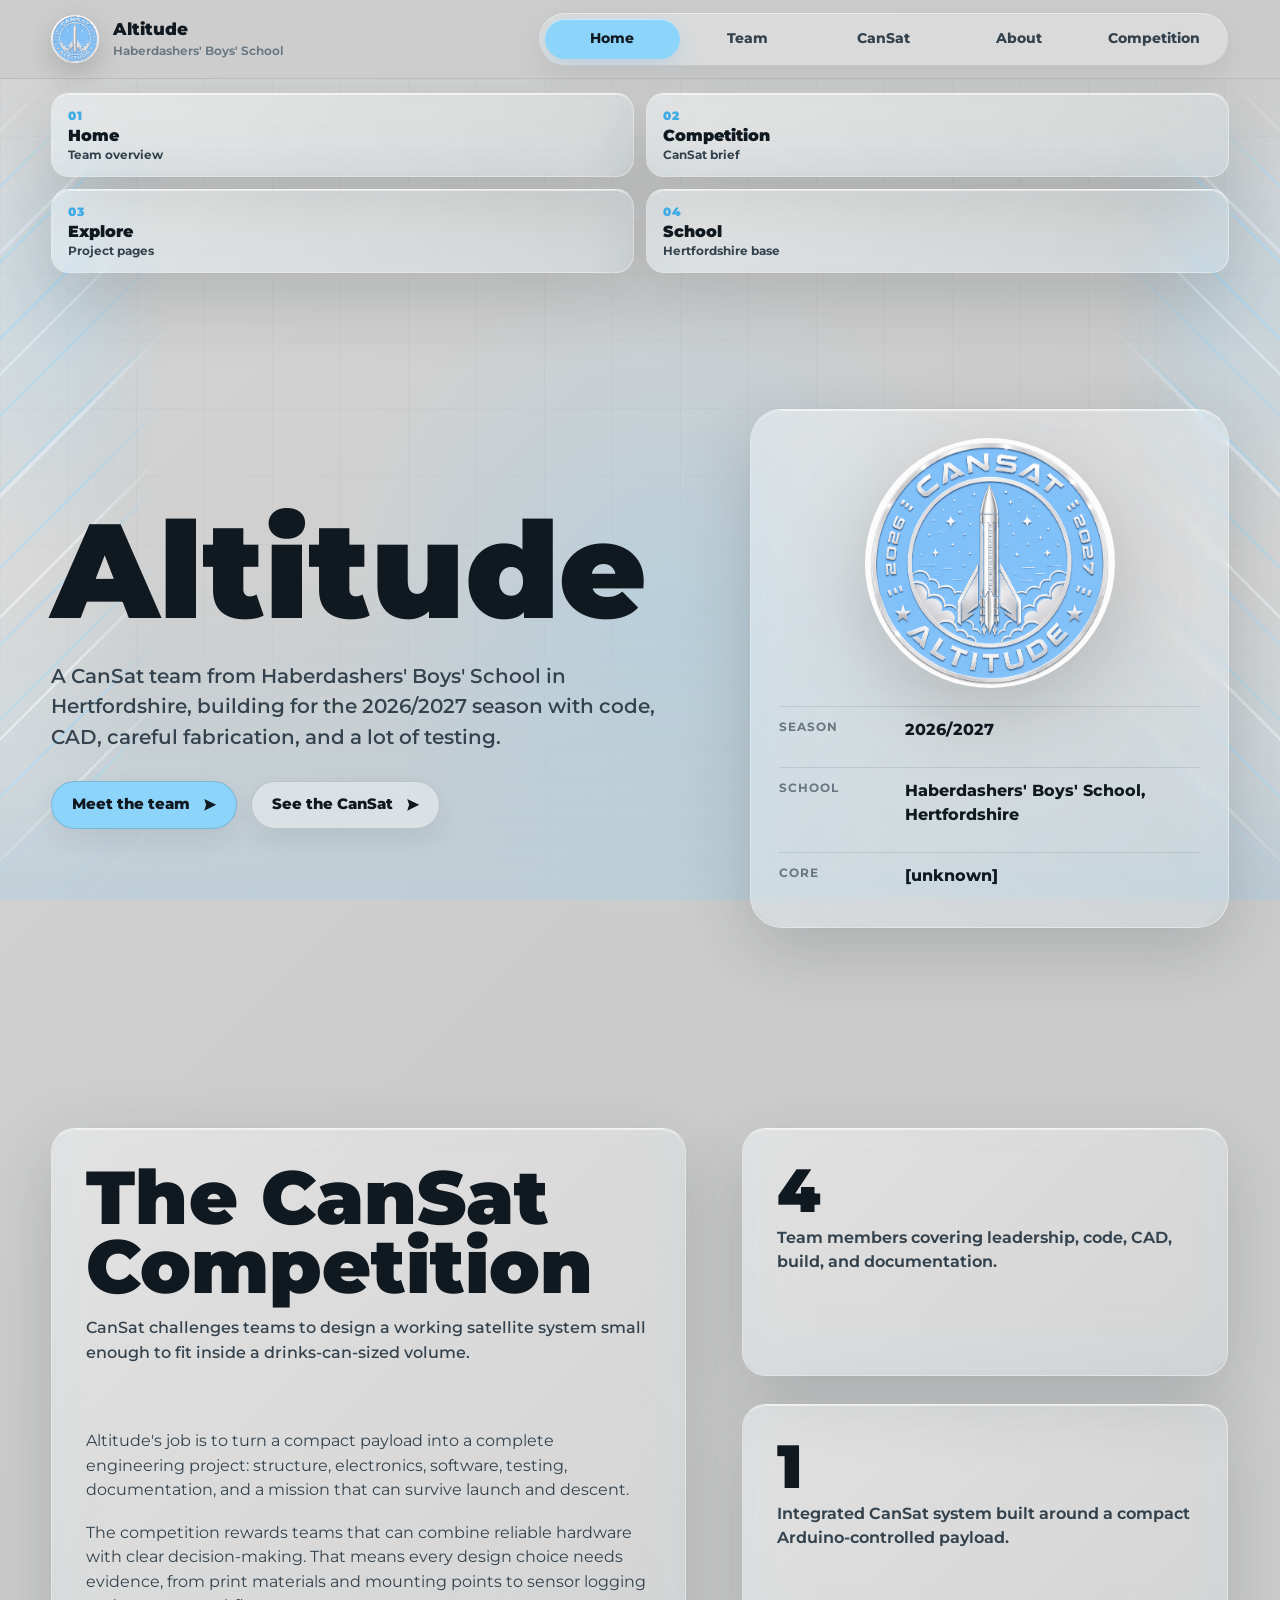
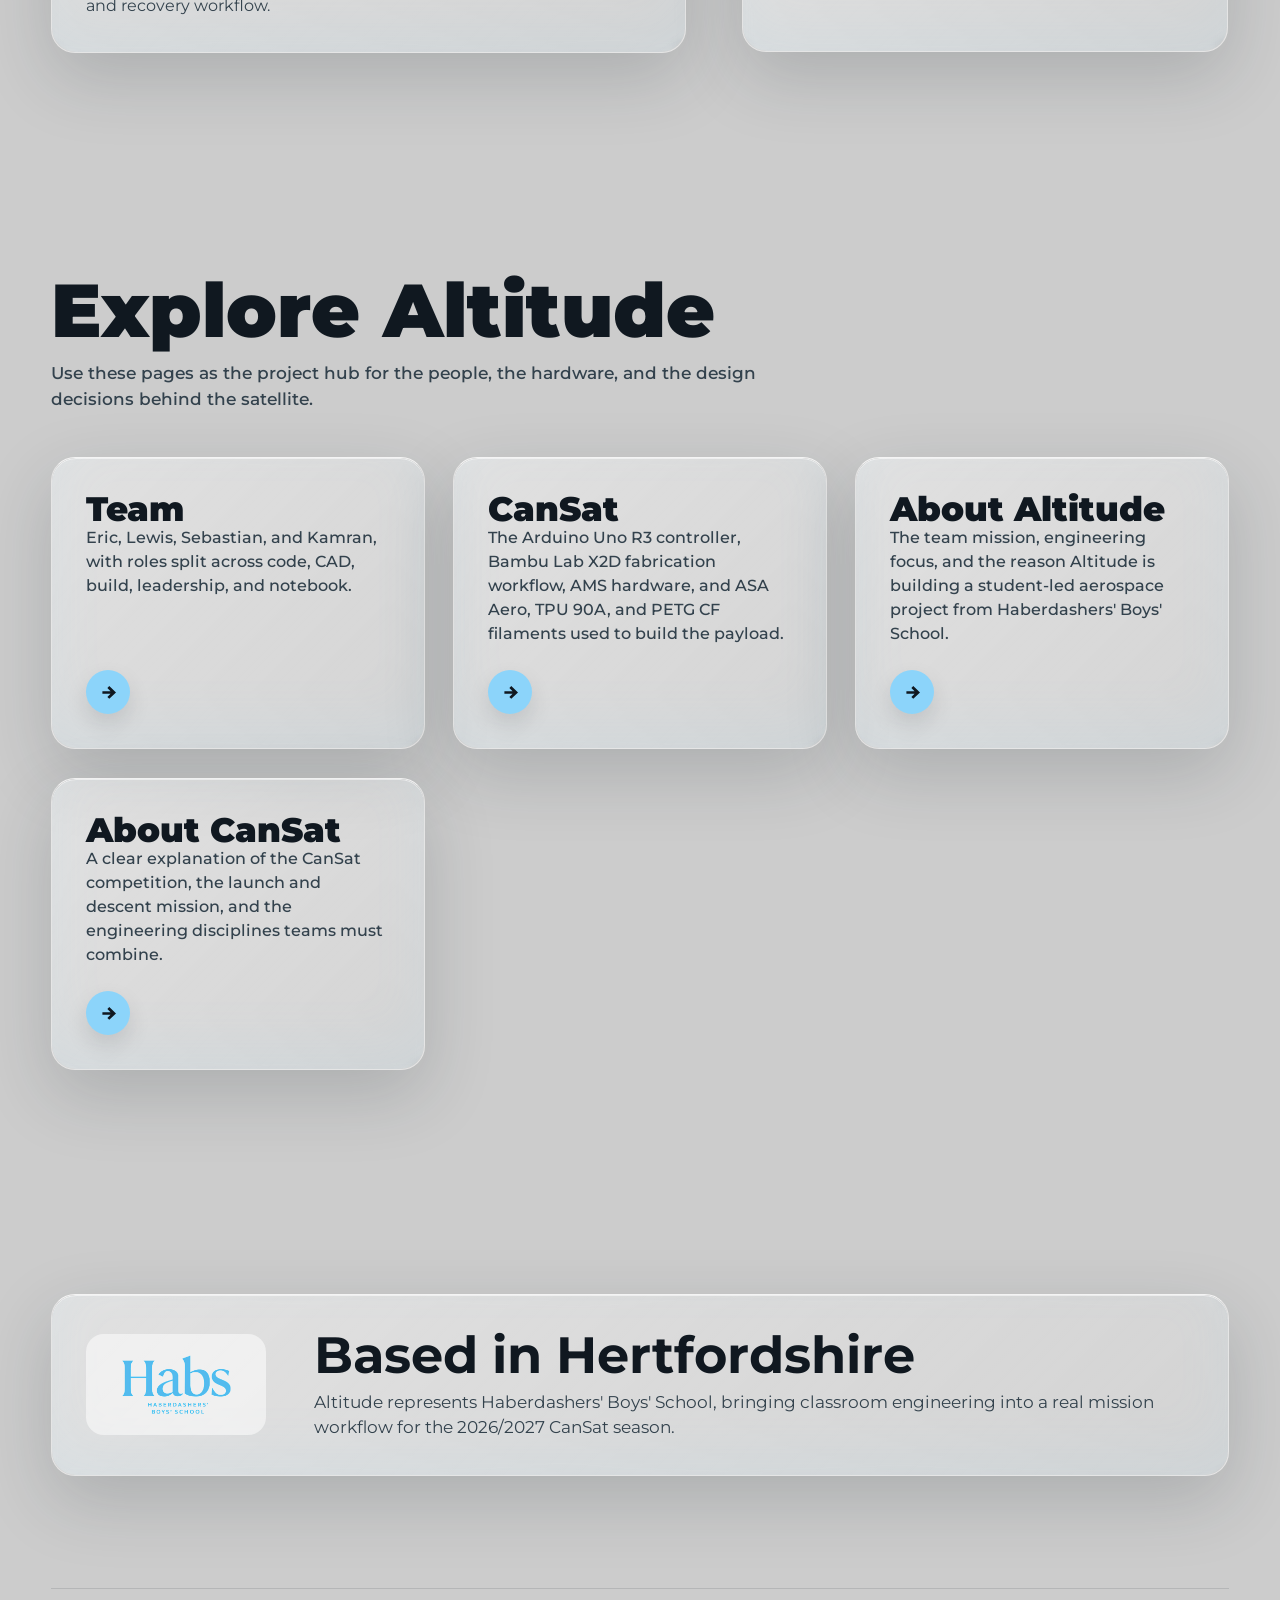
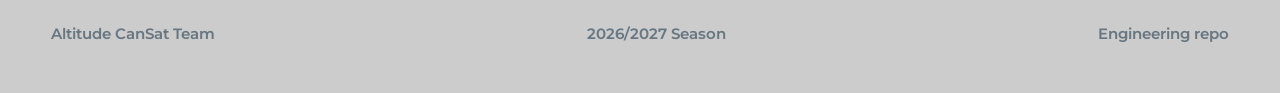
<file: index.html>
<!doctype html>
<html lang="en">
  <head>
    <meta charset="utf-8">
    <meta name="viewport" content="width=device-width, initial-scale=1">
    <title>Altitude | Home</title>
    <meta http-equiv="Content-Security-Policy" content="upgrade-insecure-requests">
    <meta http-equiv="refresh" content="0; url=website/index.html">
    <link rel="canonical" href="https://altitude.linkpc.net/website/index.html">
  </head>
  <body>
    <p><a href="website/index.html">Open the Altitude website</a></p>
    <script>window.location.replace("website/index.html");</script>
  </body>
</html>
</file>
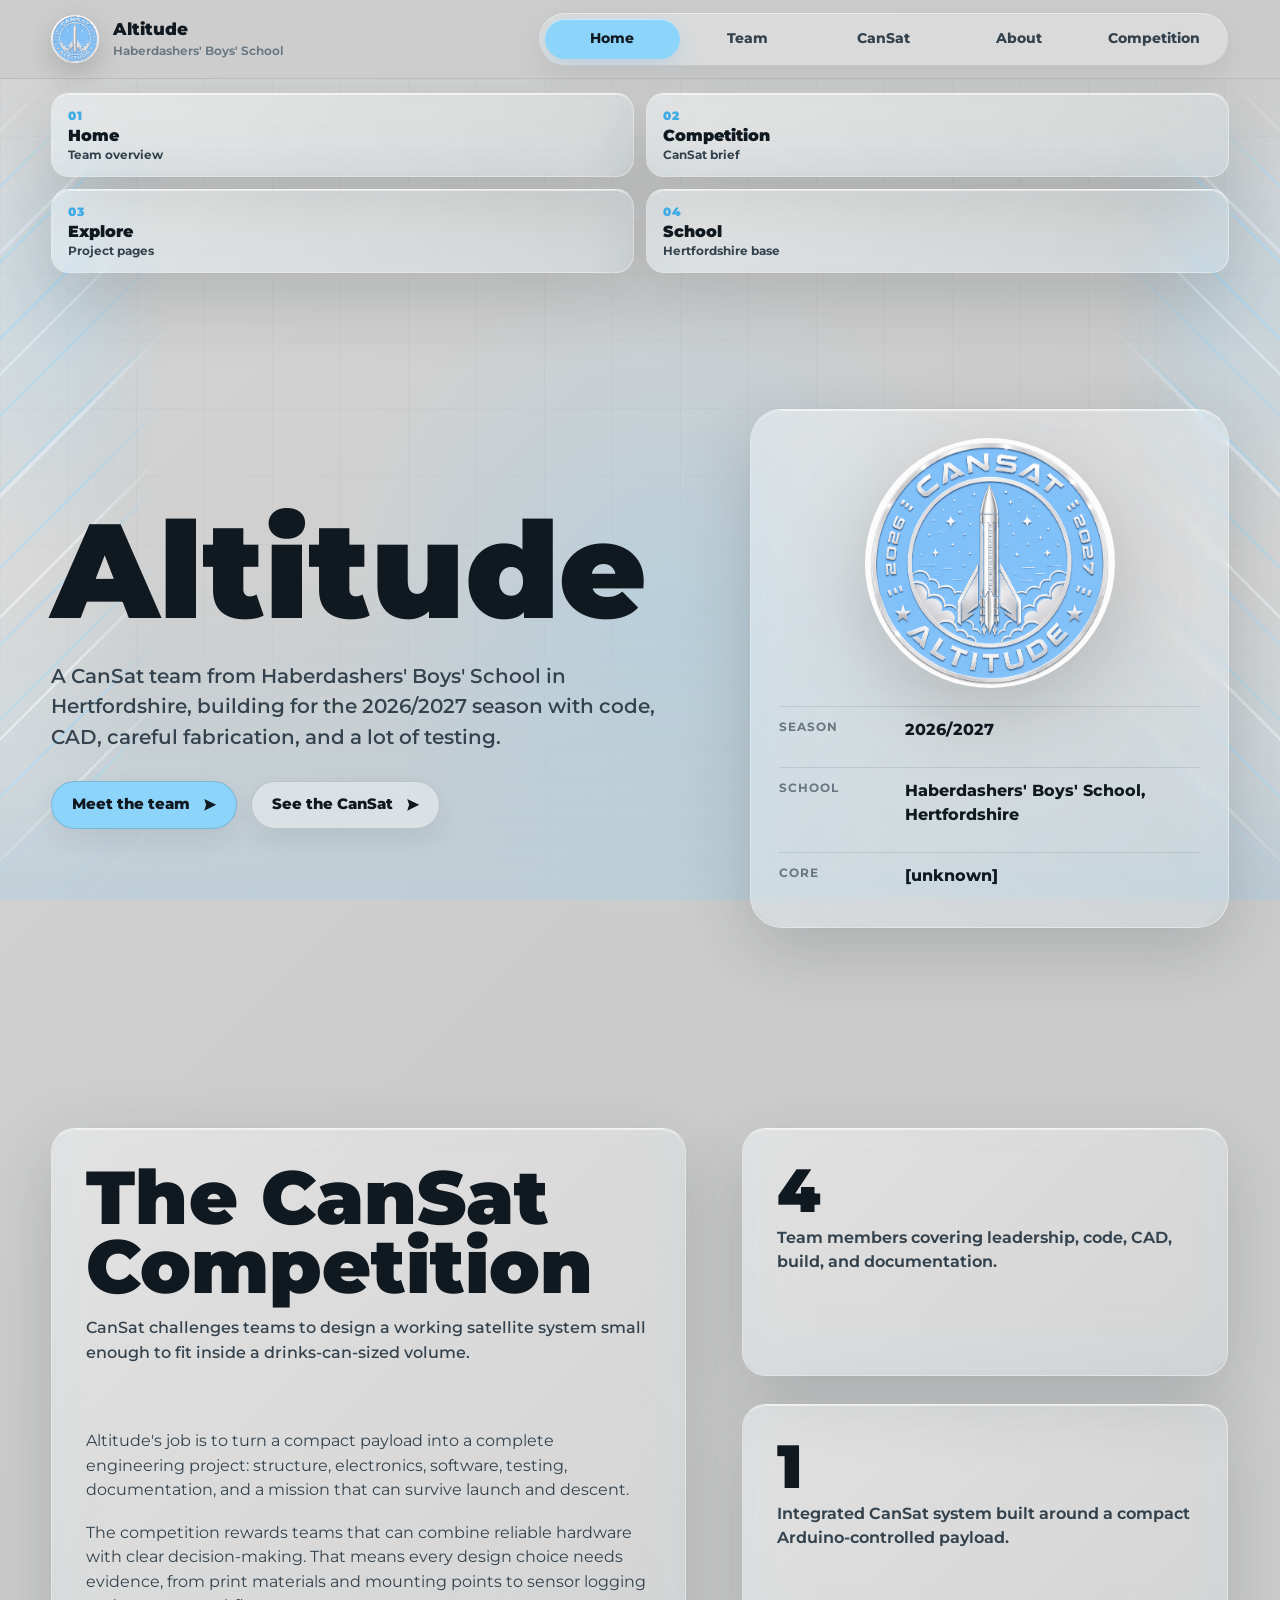
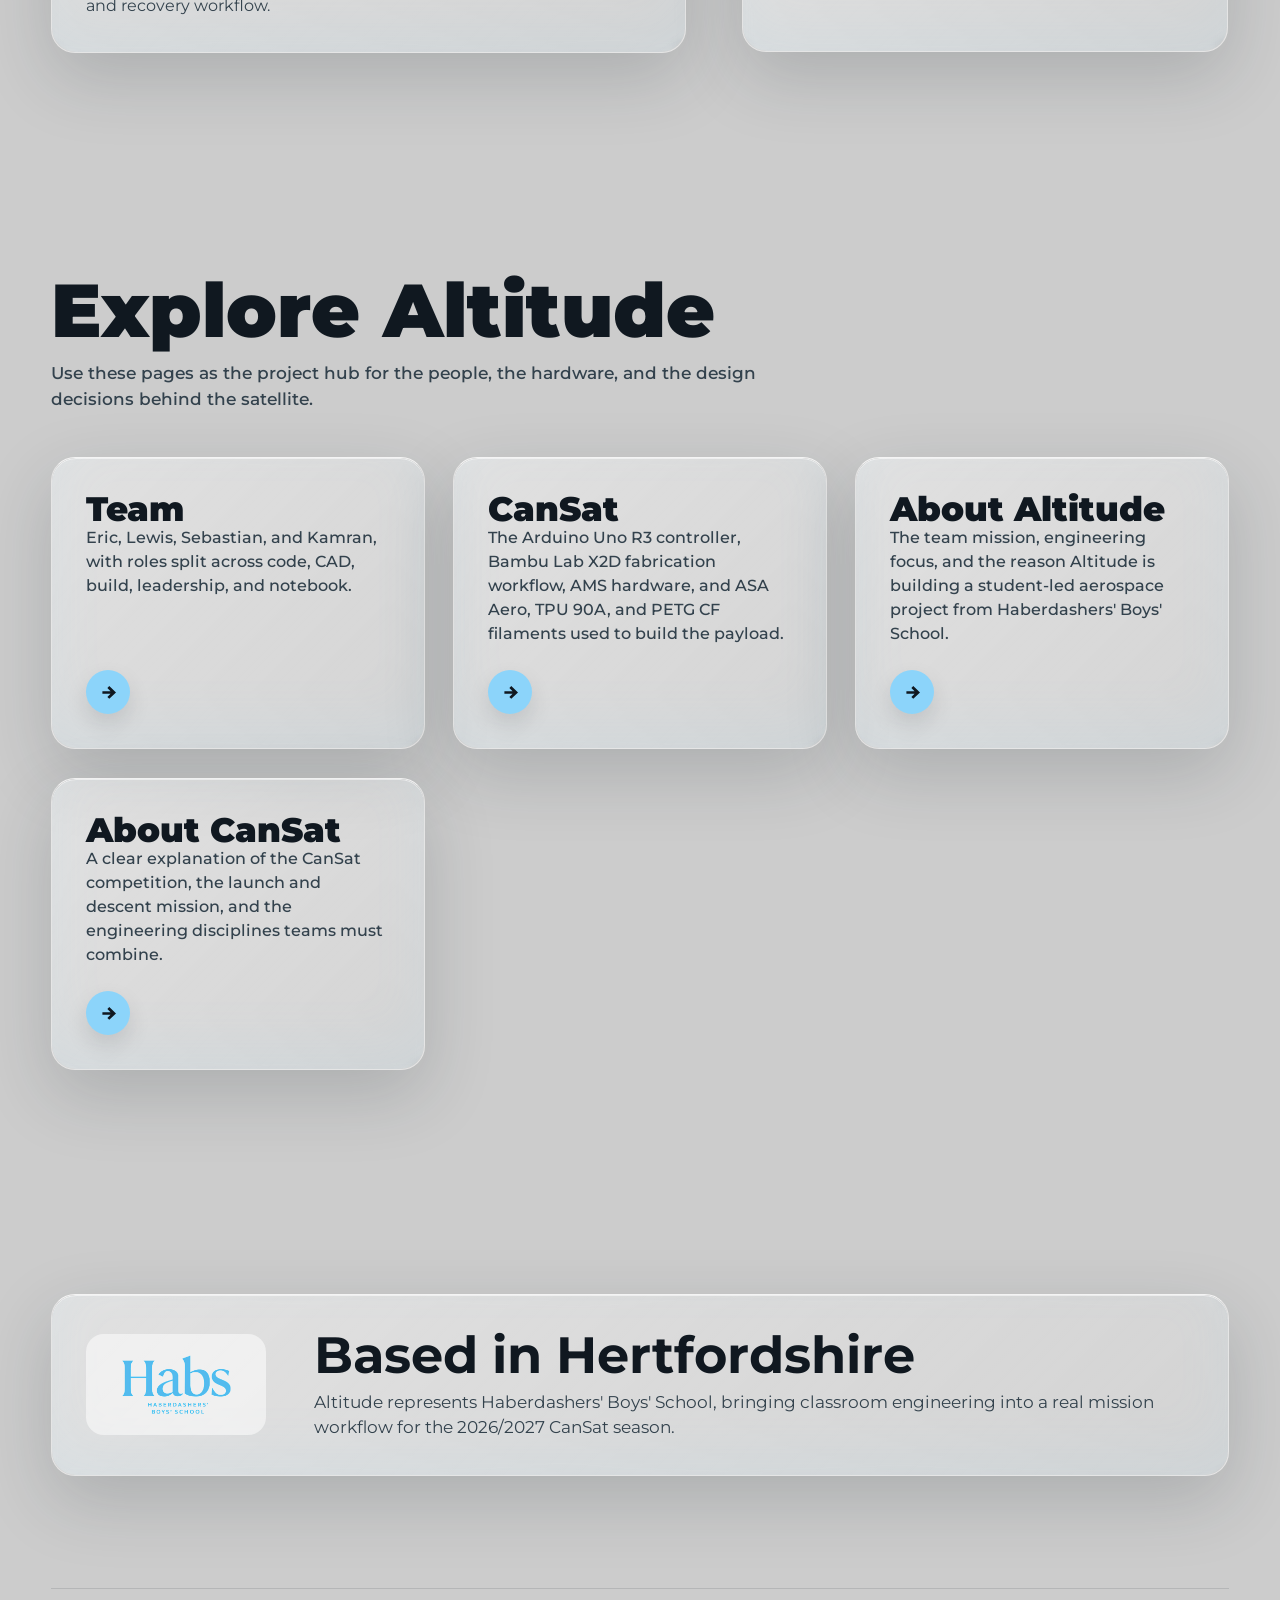
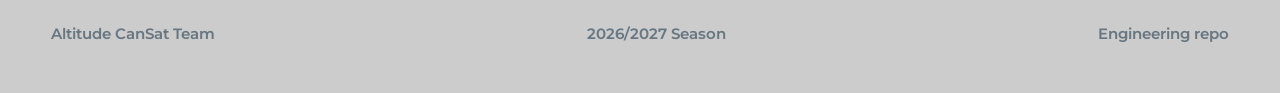
<file: website/index.html>
<!doctype html>
<html lang="en">
  <head>
    <meta charset="utf-8">
    <meta name="viewport" content="width=device-width, initial-scale=1">
    <title>Altitude | Home</title>
    <meta name="description" content="Altitude is a CanSat team from Haberdashers' Boys' School competing in the 2026/2027 season.">
    <meta http-equiv="Content-Security-Policy" content="upgrade-insecure-requests">
    <link rel="canonical" href="https://altitude.linkpc.net/website/index.html">
    <link rel="preconnect" href="https://fonts.googleapis.com">
    <link rel="preconnect" href="https://fonts.gstatic.com" crossorigin>
    <link href="https://fonts.googleapis.com/css2?family=Montserrat:wght@400;500;600;700;800;900&display=swap" rel="stylesheet">
    <link rel="stylesheet" href="styles.css?v=responsive-panels-20260517">
  </head>
  <body>
    <div class="scroll-progress" aria-hidden="true"></div>

    <header class="site-header">
      <div class="site-header__inner">
        <a class="brand" href="index.html" aria-label="Altitude home">
          <img src="../assets/images/Team Altitude Logo.png" alt="Team Altitude logo">
          <span>Altitude<small>Haberdashers' Boys' School</small></span>
        </a>
        <div class="header-actions">
          <nav class="nav" aria-label="Primary navigation">
            <span class="nav-indicator" aria-hidden="true"></span>
            <a href="index.html">Home</a>
            <a href="team.html">Team</a>
            <a href="cansat.html">CanSat</a>
            <a href="about-altitude.html" aria-label="About Altitude">About</a>
            <a href="about-cansat.html" aria-label="About CanSat">Competition</a>
          </nav>
        </div>
      </div>
    </header>

    <div class="edge-accent edge-accent--left" aria-hidden="true"></div>
    <div class="edge-accent edge-accent--right" aria-hidden="true"></div>

    <nav class="section-jump section-jump--left" aria-label="Home page sections">
      <a class="section-jump__card glass-panel" href="#home">
        <span>01</span>
        <strong>Home</strong>
        <small>Team overview</small>
      </a>
      <a class="section-jump__card glass-panel" href="#competition">
        <span>02</span>
        <strong>Competition</strong>
        <small>CanSat brief</small>
      </a>
      <a class="section-jump__card glass-panel" href="#explore">
        <span>03</span>
        <strong>Explore</strong>
        <small>Project pages</small>
      </a>
      <a class="section-jump__card glass-panel" href="#school">
        <span>04</span>
        <strong>School</strong>
        <small>Hertfordshire base</small>
      </a>
    </nav>

    <main class="site-main">
      <section class="hero" id="home">
        <div class="hero__copy" data-reveal>
          <h1>Altitude</h1>
          <p class="hero__lead">A CanSat team from Haberdashers' Boys' School in Hertfordshire, building for the 2026/2027 season with code, CAD, careful fabrication, and a lot of testing.</p>
          <div class="hero__actions">
            <a class="button button--accent button--icon" href="team.html">Meet the team</a>
            <a class="button button--icon" href="cansat.html">See the CanSat</a>
          </div>
        </div>

        <aside class="hero-card glass-panel" data-reveal>
          <img class="hero-card__logo" src="../assets/images/Team Altitude Logo.png" alt="Team Altitude logo">
          <div class="hero-card__meta">
            <div class="meta-row">
              <strong>Season</strong>
              <span>2026/2027</span>
            </div>
            <div class="meta-row">
              <strong>School</strong>
              <span>Haberdashers' Boys' School, Hertfordshire</span>
            </div>
            <div class="meta-row">
              <strong>Core</strong>
              <span>[unknown]</span>
            </div>
          </div>
        </aside>
      </section>

      <section class="section section--tight" id="competition">
        <div class="split">
          <article class="copy-panel glass-panel" data-reveal>
            <div class="section__head">
              <h2>The CanSat Competition</h2>
              <p>CanSat challenges teams to design a working satellite system small enough to fit inside a drinks-can-sized volume.</p>
            </div>
            <p>Altitude's job is to turn a compact payload into a complete engineering project: structure, electronics, software, testing, documentation, and a mission that can survive launch and descent.</p>
            <p>The competition rewards teams that can combine reliable hardware with clear decision-making. That means every design choice needs evidence, from print materials and mounting points to sensor logging and recovery workflow.</p>
          </article>

          <div class="stat-grid">
            <article class="stat-panel glass-panel" data-reveal>
              <strong>4</strong>
              <span>Team members covering leadership, code, CAD, build, and documentation.</span>
            </article>
            <article class="stat-panel glass-panel" data-reveal>
              <strong>1</strong>
              <span>Integrated CanSat system built around a compact Arduino-controlled payload.</span>
            </article>
          </div>
        </div>
      </section>

      <section class="section" id="explore">
        <div class="section__head" data-reveal>
          <h2>Explore Altitude</h2>
          <p>Use these pages as the project hub for the people, the hardware, and the design decisions behind the satellite.</p>
        </div>
        <div class="link-grid">
          <article class="link-panel glass-panel" data-reveal>
            <div>
              <h3>Team</h3>
              <p>Eric, Lewis, Sebastian, and Kamran, with roles split across code, CAD, build, leadership, and notebook.</p>
            </div>
            <a class="link-panel__arrow" href="team.html" aria-label="Open the team page"><span class="sr-only">Open the team page</span></a>
          </article>
          <article class="link-panel glass-panel" data-reveal>
            <div>
              <h3>CanSat</h3>
              <p>The Arduino Uno R3 controller, Bambu Lab X2D fabrication workflow, AMS hardware, and ASA Aero, TPU 90A, and PETG CF filaments used to build the payload.</p>
            </div>
            <a class="link-panel__arrow" href="cansat.html" aria-label="Open the CanSat page"><span class="sr-only">Open the CanSat page</span></a>
          </article>
          <article class="link-panel glass-panel" data-reveal>
            <div>
              <h3>About Altitude</h3>
              <p>The team mission, engineering focus, and the reason Altitude is building a student-led aerospace project from Haberdashers' Boys' School.</p>
            </div>
            <a class="link-panel__arrow" href="about-altitude.html" aria-label="Open the About Altitude page"><span class="sr-only">Open the About Altitude page</span></a>
          </article>
          <article class="link-panel glass-panel" data-reveal>
            <div>
              <h3>About CanSat</h3>
              <p>A clear explanation of the CanSat competition, the launch and descent mission, and the engineering disciplines teams must combine.</p>
            </div>
            <a class="link-panel__arrow" href="about-cansat.html" aria-label="Open the About CanSat page"><span class="sr-only">Open the About CanSat page</span></a>
          </article>
        </div>
      </section>

      <section class="section" id="school">
        <article class="school-strip glass-panel" data-reveal>
          <img src="../assets/images/Haberdashers' Boys' School Logo.png" alt="Haberdashers' Boys' School logo">
          <div>
            <h2>Based in Hertfordshire</h2>
            <p>Altitude represents Haberdashers' Boys' School, bringing classroom engineering into a real mission workflow for the 2026/2027 CanSat season.</p>
          </div>
        </article>
      </section>
    </main>

    <footer class="footer">
      <span>Altitude CanSat Team</span>
      <span>2026/2027 Season</span>
      <span><a href="https://github.com/ericxyn/Altitude-HABS-CanSat-2026-2027" target="_blank" rel="noopener noreferrer">Engineering repo</a></span>
    </footer>

    <svg class="sr-only" xmlns="http://www.w3.org/2000/svg" aria-hidden="true">
      <defs>
        <filter id="glass-distortion" x="0%" y="0%" width="100%" height="100%">
          <feTurbulence type="fractalNoise" baseFrequency="0.005 0.005" numOctaves="2" seed="92" result="noise"></feTurbulence>
          <feGaussianBlur in="noise" stdDeviation="2" result="blurred"></feGaussianBlur>
          <feDisplacementMap in="SourceGraphic" in2="blurred" scale="19" xChannelSelector="R" yChannelSelector="G"></feDisplacementMap>
        </filter>
      </defs>
    </svg>

    <script src="app.js?v=nav-label-fix-20260517"></script>
  </body>
</html>
</file>
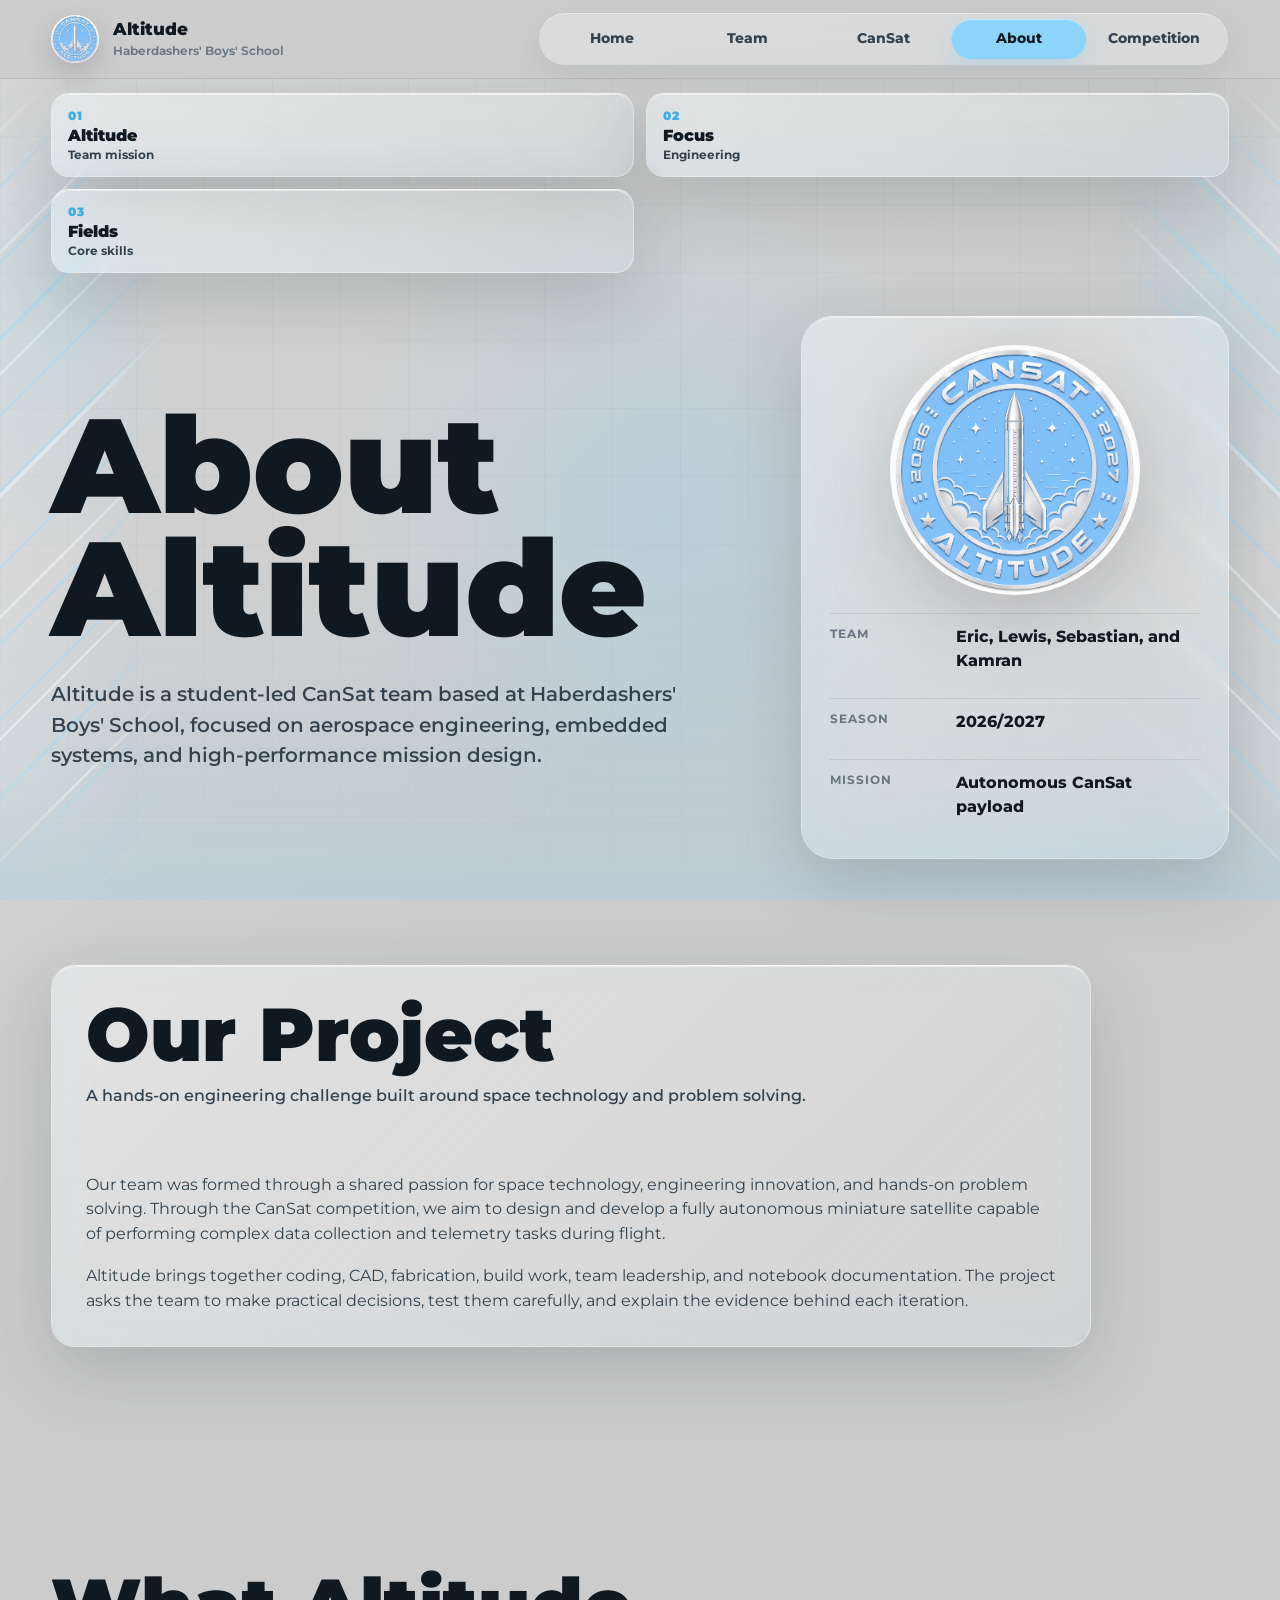
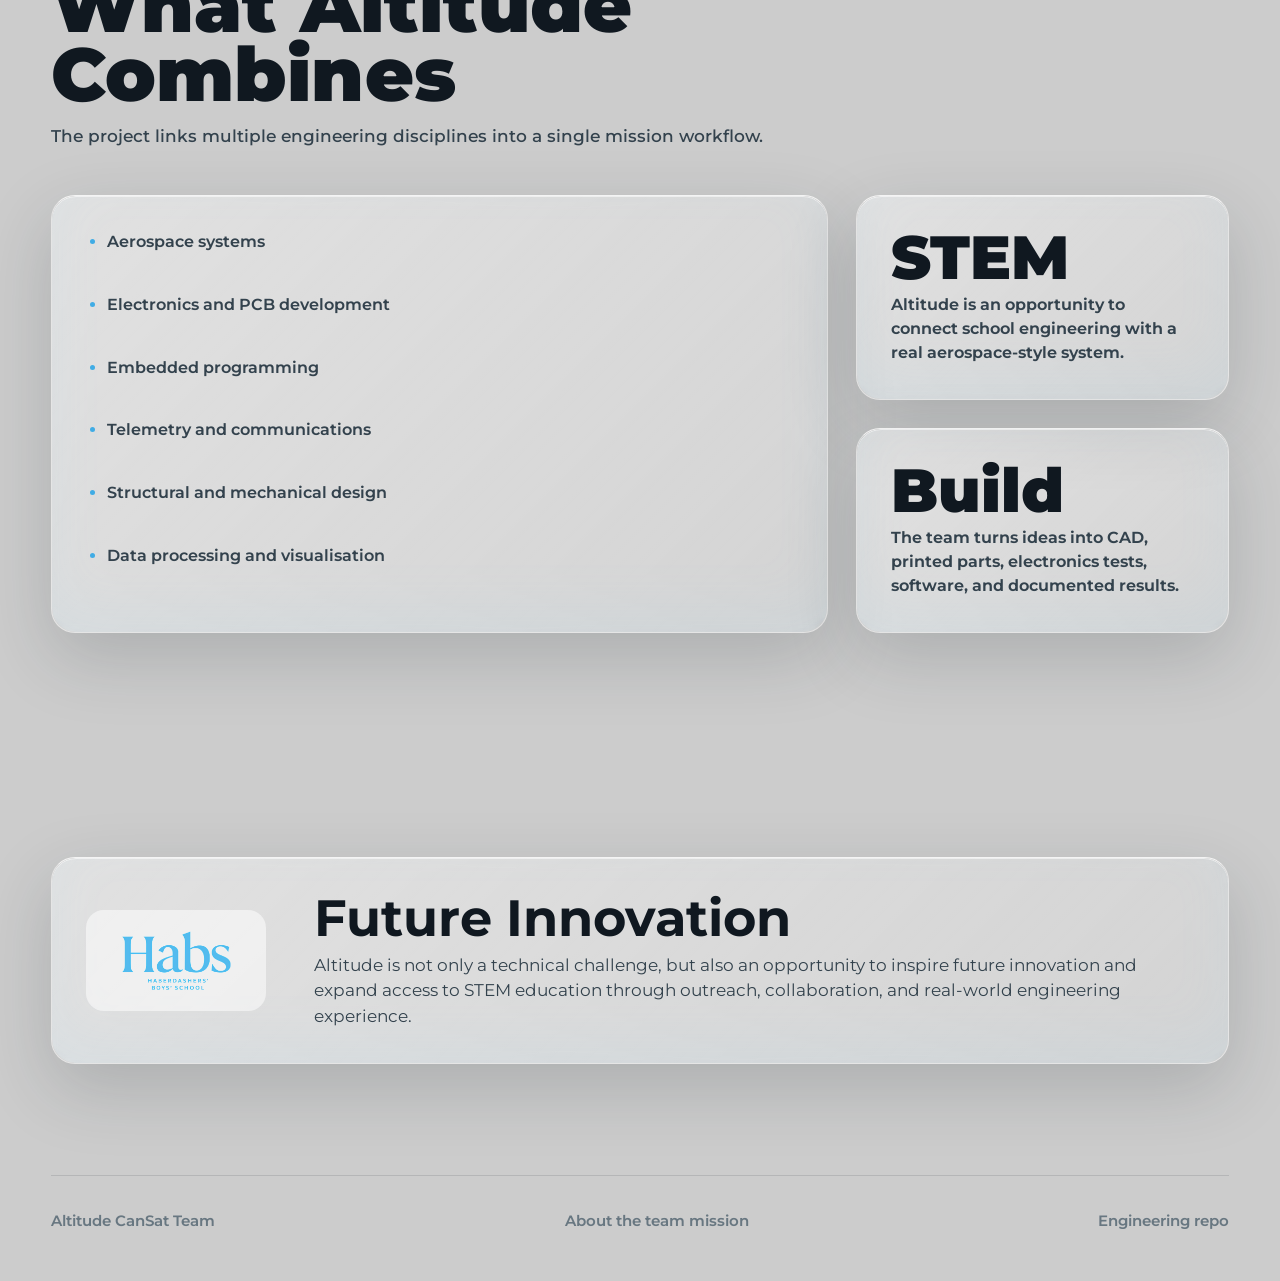
<file: about-altitude.html>
<!doctype html>
<html lang="en">
  <head>
    <meta charset="utf-8">
    <meta name="viewport" content="width=device-width, initial-scale=1">
    <title>Altitude | About</title>
    <meta http-equiv="Content-Security-Policy" content="upgrade-insecure-requests">
    <meta http-equiv="refresh" content="0; url=website/about-altitude.html">
    <link rel="canonical" href="https://altitude.linkpc.net/website/about-altitude.html">
  </head>
  <body>
    <p><a href="website/about-altitude.html">Open the About Altitude page</a></p>
    <script>window.location.replace("website/about-altitude.html");</script>
  </body>
</html>
</file>
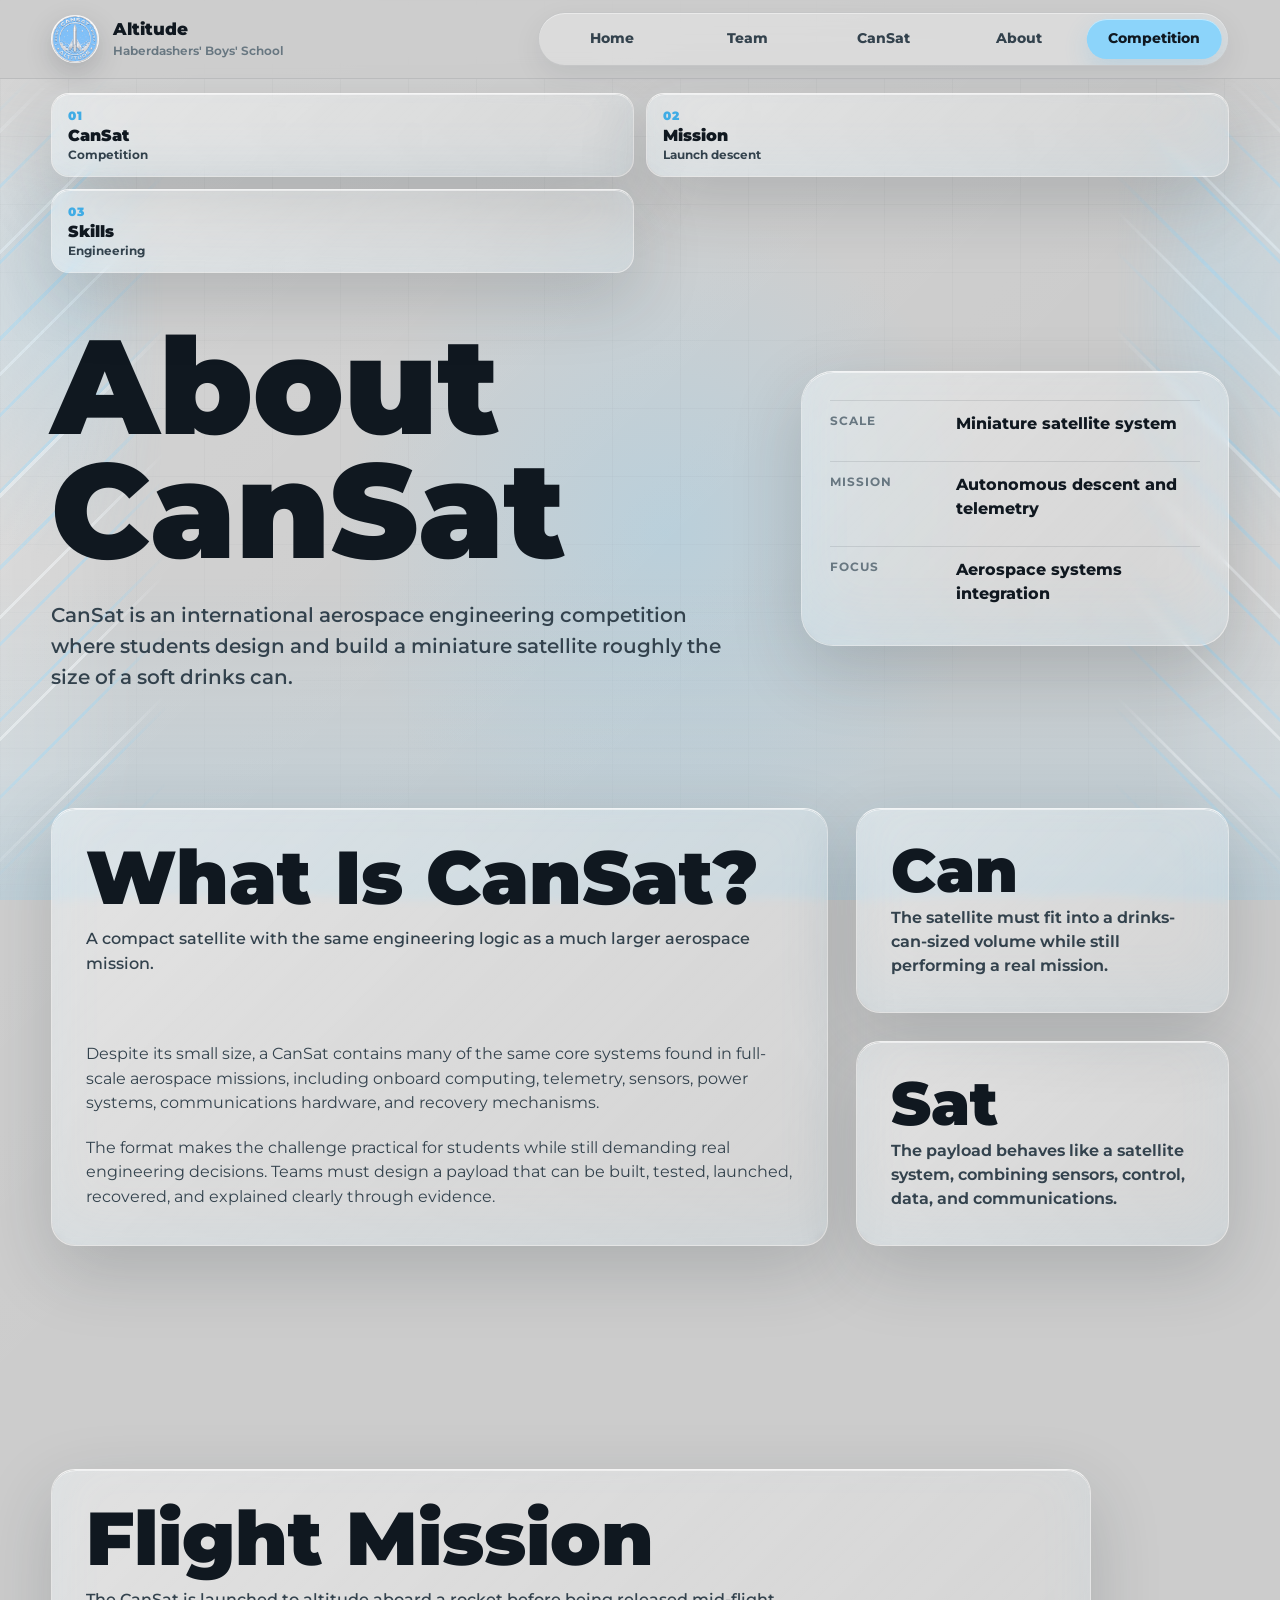
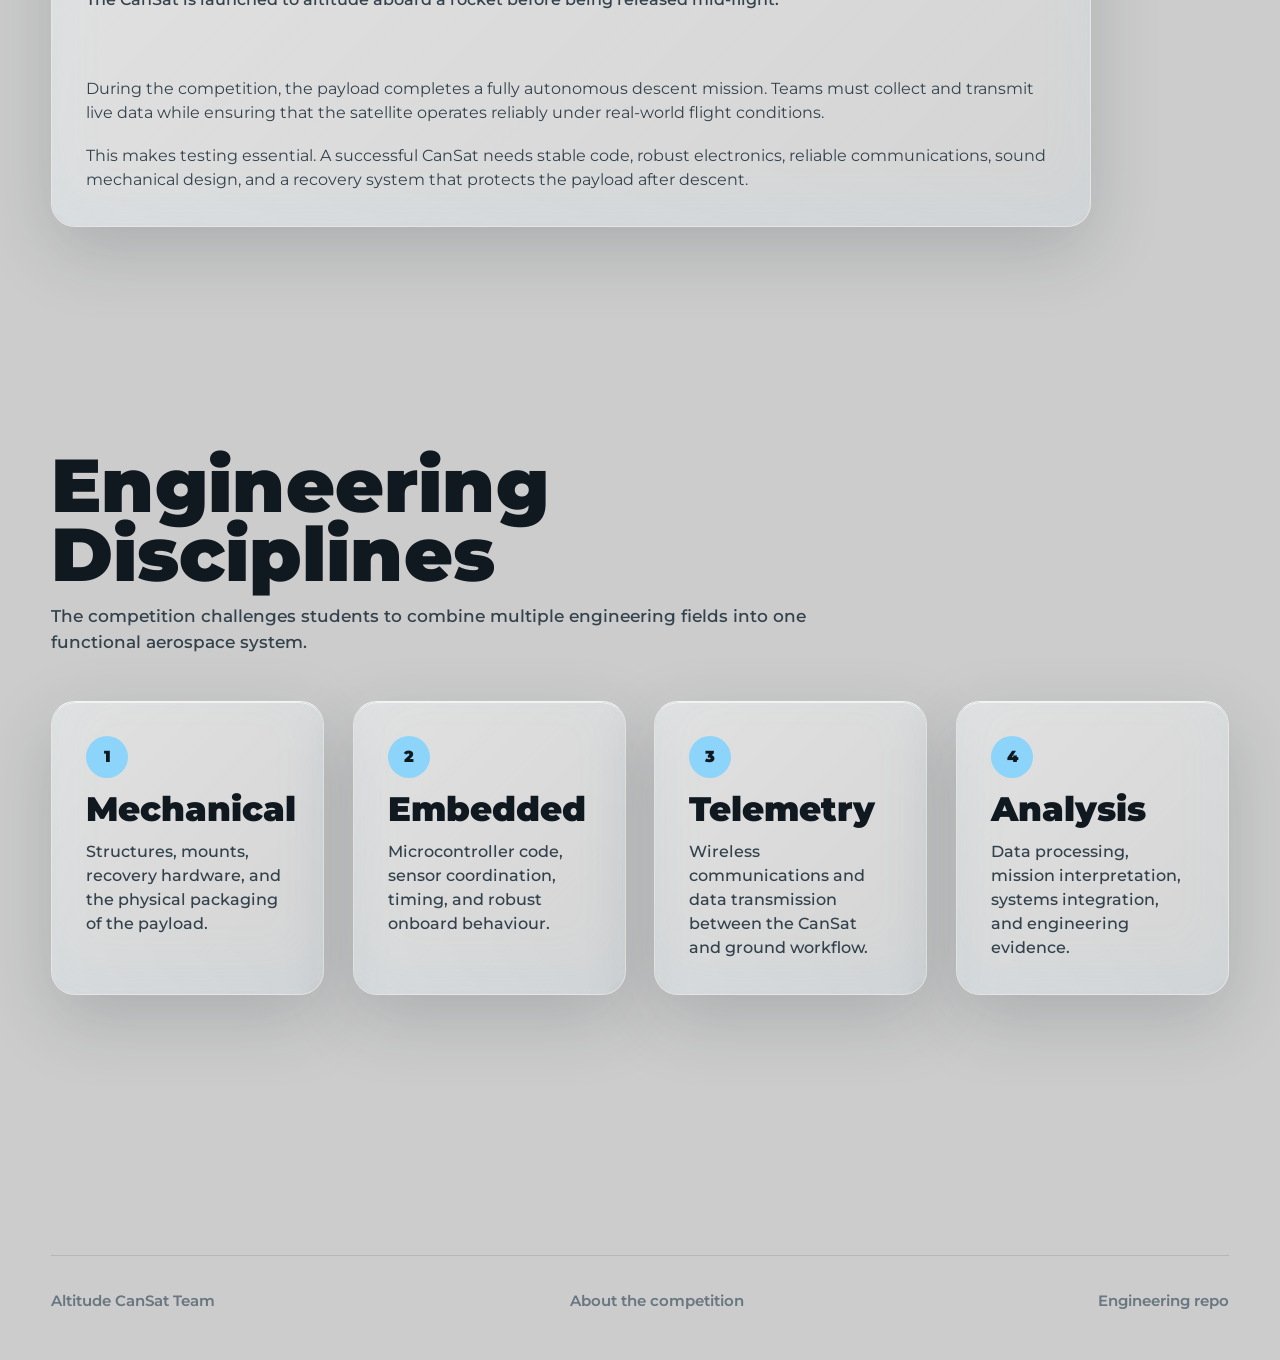
<file: about-cansat.html>
<!doctype html>
<html lang="en">
  <head>
    <meta charset="utf-8">
    <meta name="viewport" content="width=device-width, initial-scale=1">
    <title>Altitude | Competition</title>
    <meta http-equiv="Content-Security-Policy" content="upgrade-insecure-requests">
    <meta http-equiv="refresh" content="0; url=website/about-cansat.html">
    <link rel="canonical" href="https://altitude.linkpc.net/website/about-cansat.html">
  </head>
  <body>
    <p><a href="website/about-cansat.html">Open the About CanSat page</a></p>
    <script>window.location.replace("website/about-cansat.html");</script>
  </body>
</html>
</file>
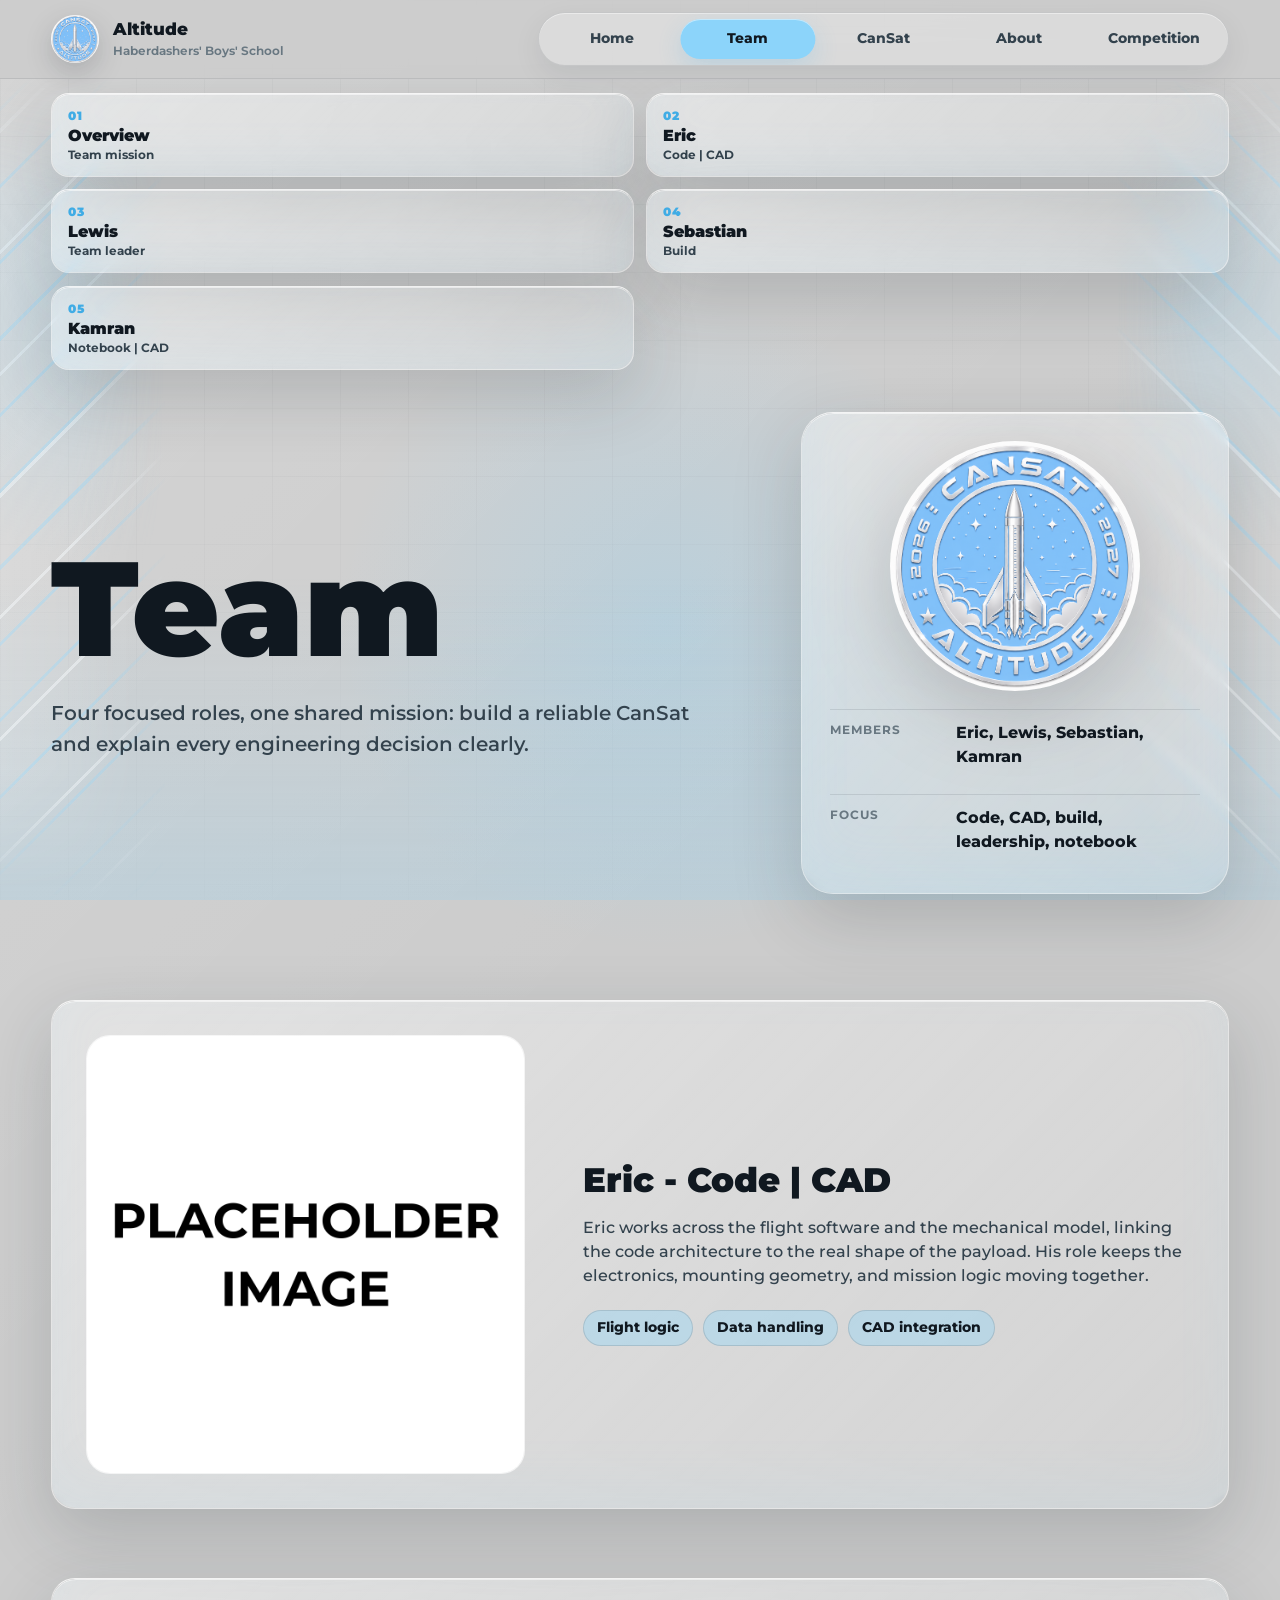
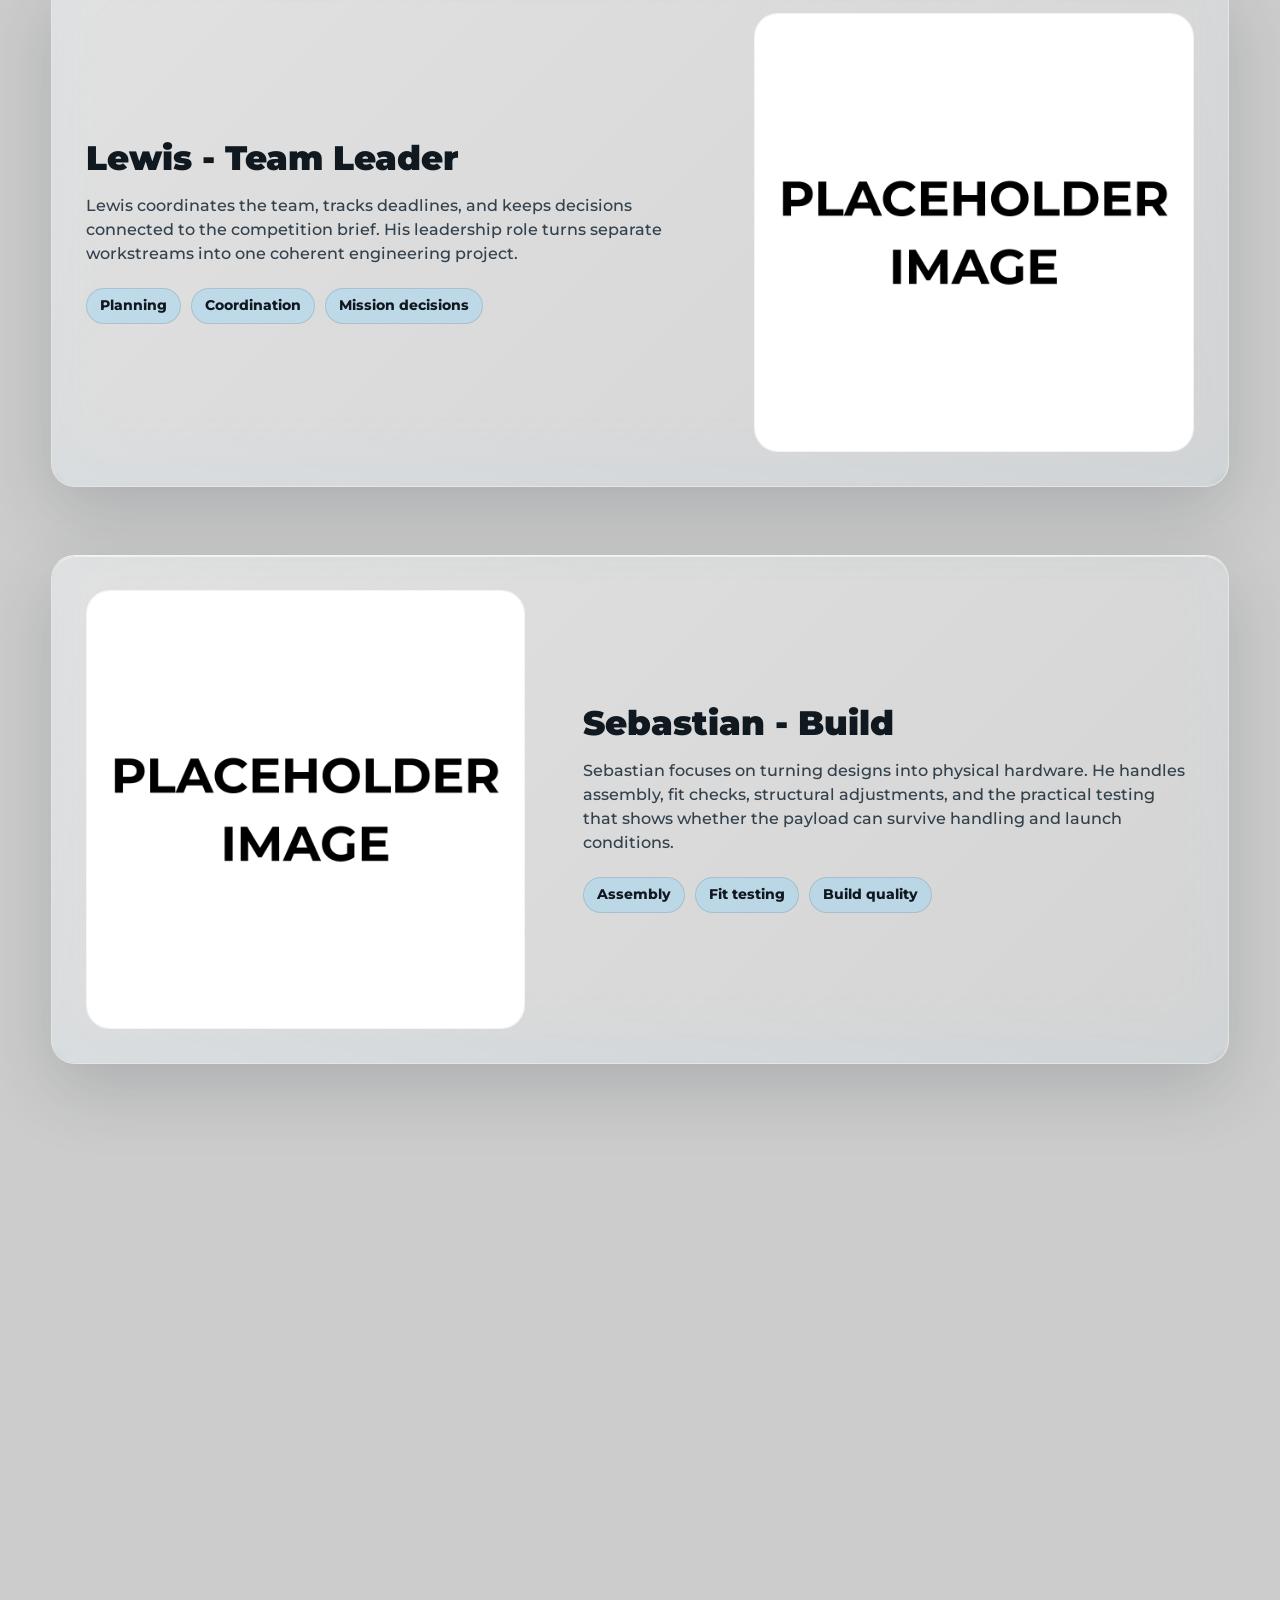
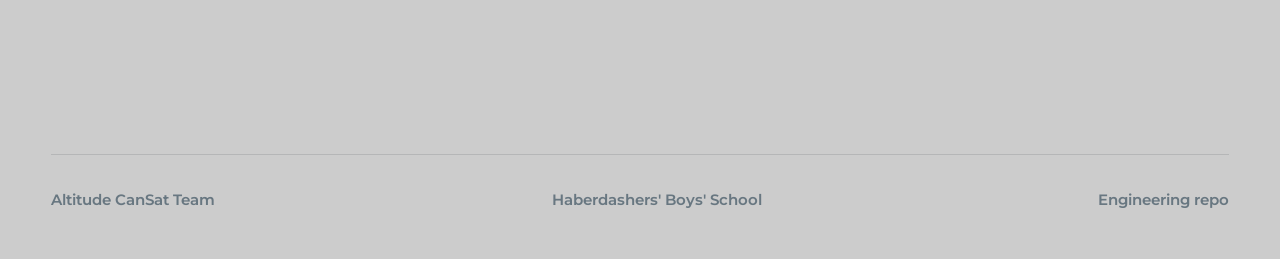
<file: team.html>
<!doctype html>
<html lang="en">
  <head>
    <meta charset="utf-8">
    <meta name="viewport" content="width=device-width, initial-scale=1">
    <title>Altitude | Team</title>
    <meta http-equiv="Content-Security-Policy" content="upgrade-insecure-requests">
    <meta http-equiv="refresh" content="0; url=website/team.html">
    <link rel="canonical" href="https://altitude.linkpc.net/website/team.html">
  </head>
  <body>
    <p><a href="website/team.html">Open the Altitude team page</a></p>
    <script>window.location.replace("website/team.html");</script>
  </body>
</html>
</file>
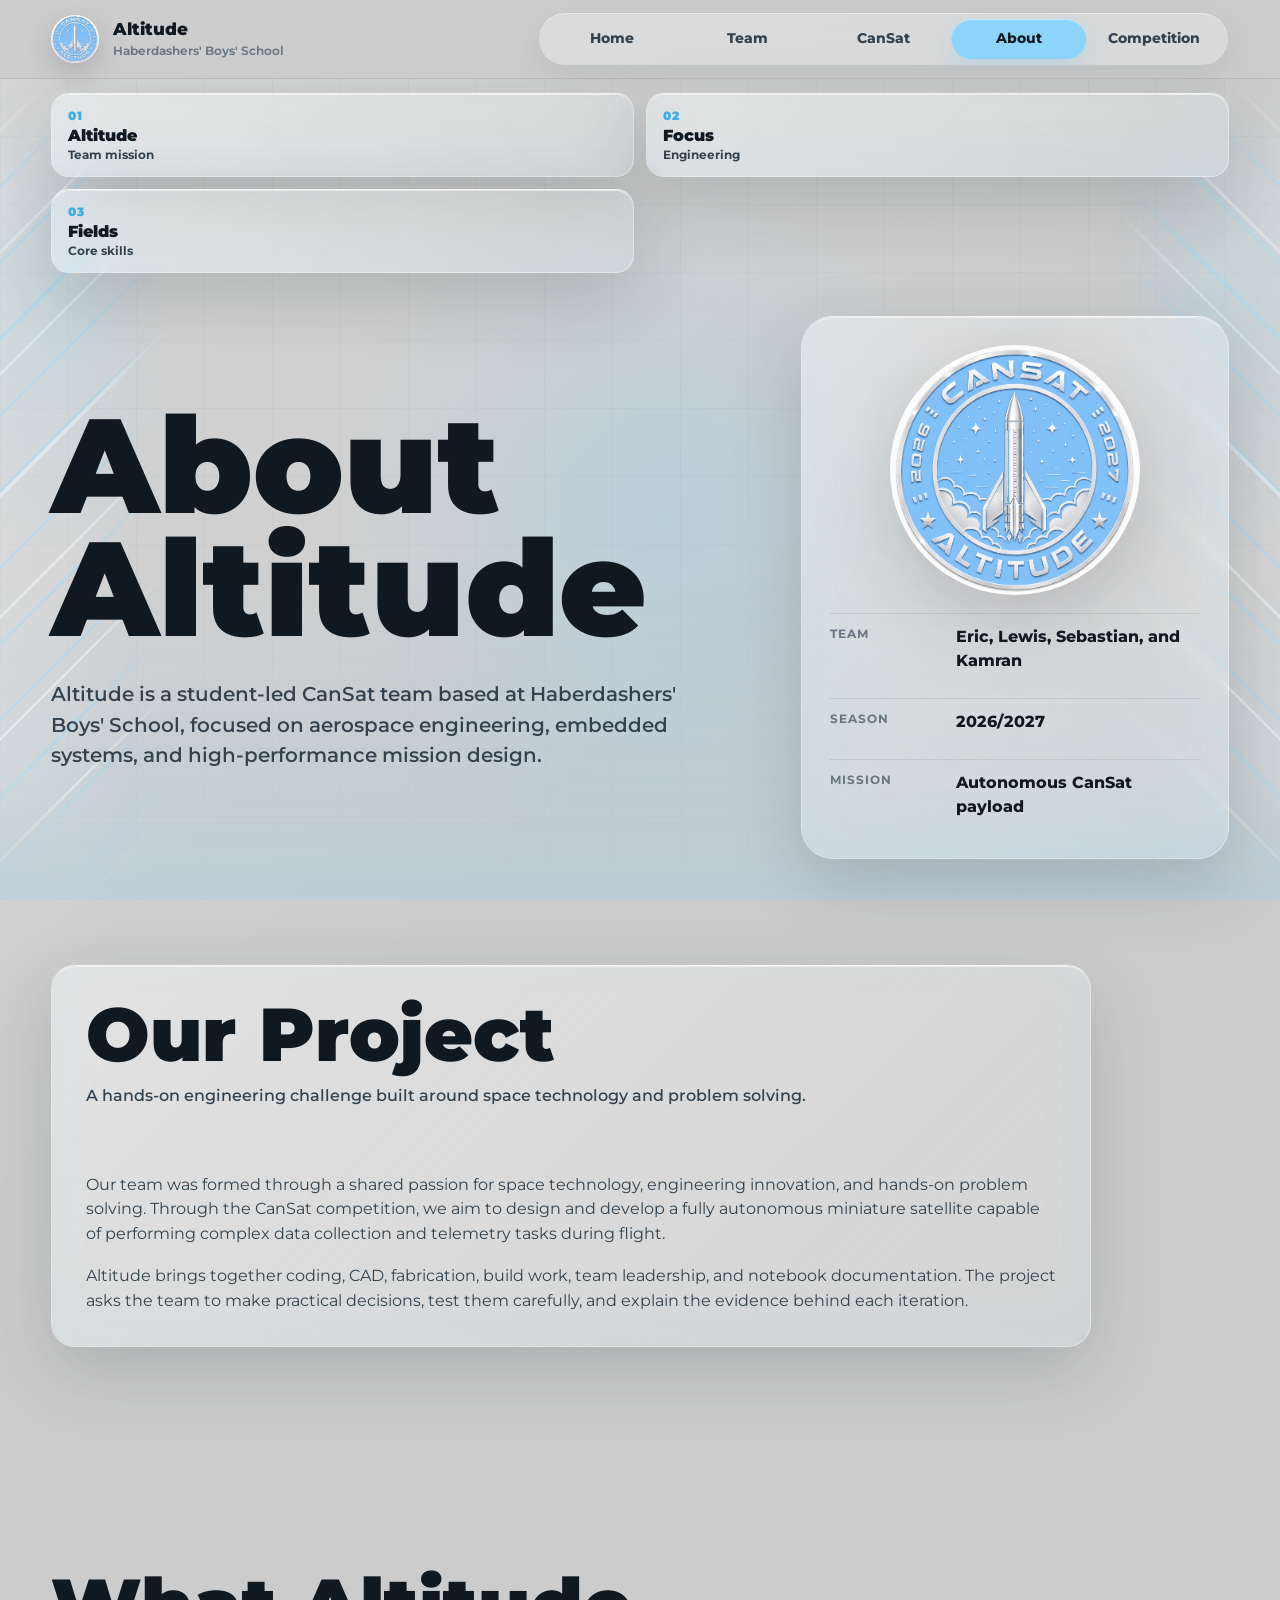
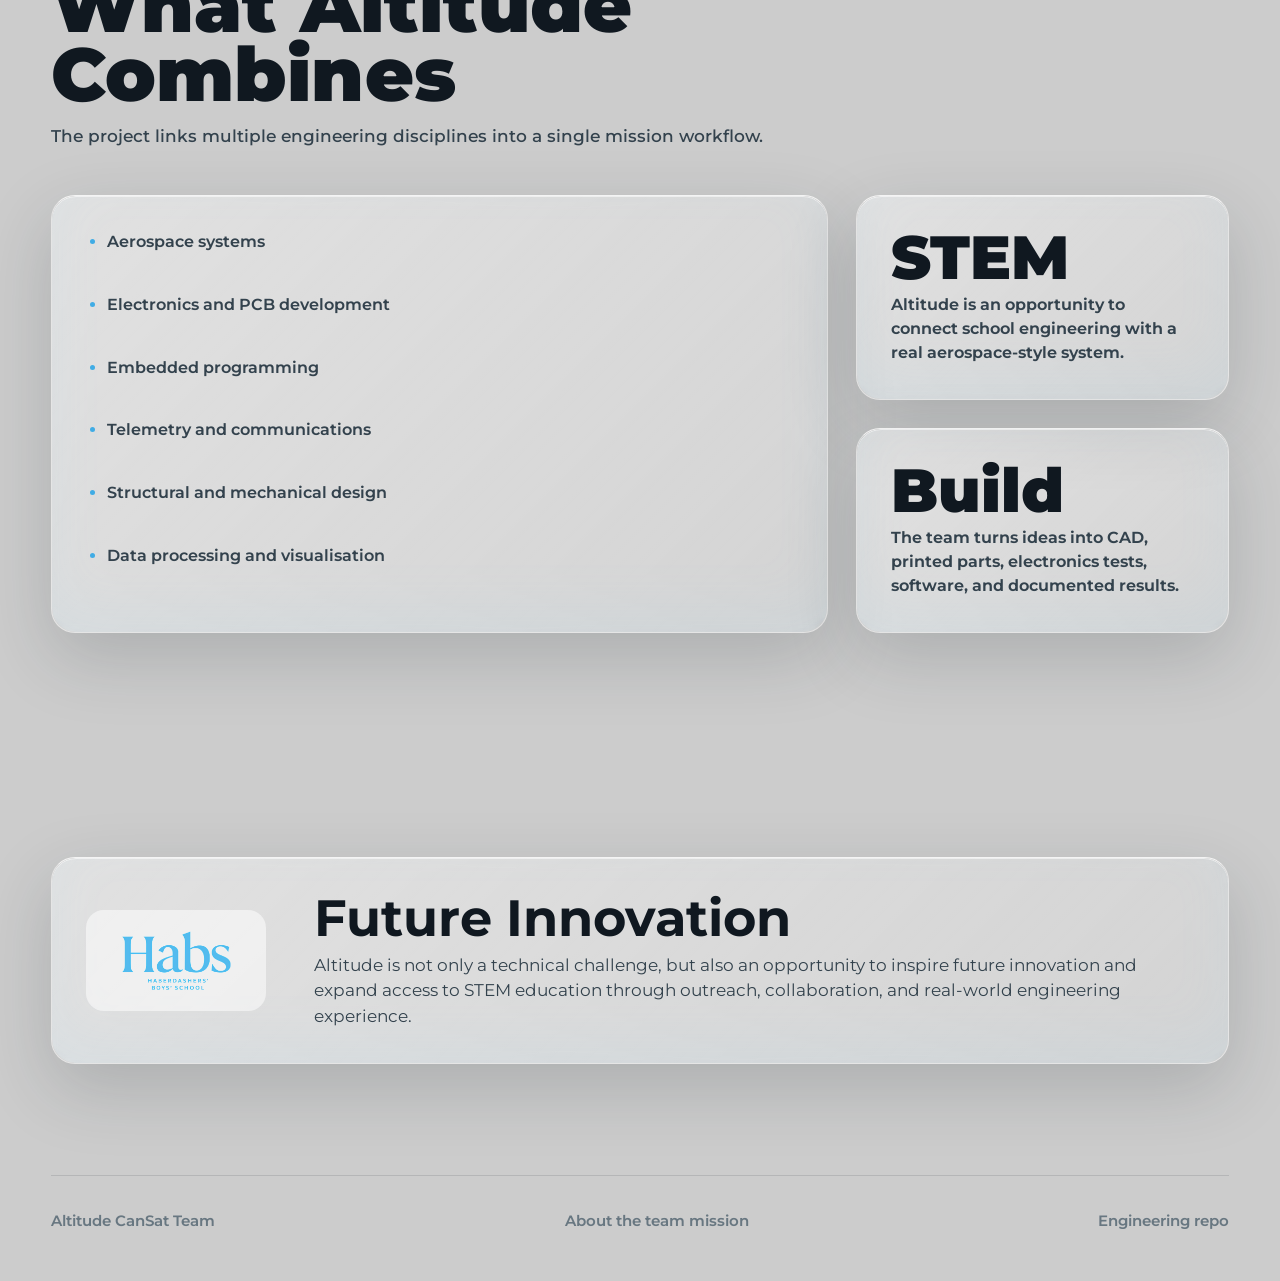
<file: website/about-altitude.html>
<!doctype html>
<html lang="en">
  <head>
    <meta charset="utf-8">
    <meta name="viewport" content="width=device-width, initial-scale=1">
    <title>Altitude | About</title>
    <meta name="description" content="Learn about Altitude, the student-led CanSat team from Haberdashers' Boys' School.">
    <meta http-equiv="Content-Security-Policy" content="upgrade-insecure-requests">
    <link rel="canonical" href="https://altitude.linkpc.net/website/about-altitude.html">
    <link rel="preconnect" href="https://fonts.googleapis.com">
    <link rel="preconnect" href="https://fonts.gstatic.com" crossorigin>
    <link href="https://fonts.googleapis.com/css2?family=Montserrat:wght@400;500;600;700;800;900&display=swap" rel="stylesheet">
    <link rel="stylesheet" href="styles.css?v=responsive-panels-20260517">
  </head>
  <body>
    <div class="scroll-progress" aria-hidden="true"></div>

    <header class="site-header">
      <div class="site-header__inner">
        <a class="brand" href="index.html" aria-label="Altitude home">
          <img src="../assets/images/Team Altitude Logo.png" alt="Team Altitude logo">
          <span>Altitude<small>Haberdashers' Boys' School</small></span>
        </a>
        <div class="header-actions">
          <nav class="nav" aria-label="Primary navigation">
            <span class="nav-indicator" aria-hidden="true"></span>
            <a href="index.html">Home</a>
            <a href="team.html">Team</a>
            <a href="cansat.html">CanSat</a>
            <a href="about-altitude.html" aria-label="About Altitude">About</a>
            <a href="about-cansat.html" aria-label="About CanSat">Competition</a>
          </nav>
        </div>
      </div>
    </header>

    <div class="edge-accent edge-accent--left" aria-hidden="true"></div>
    <div class="edge-accent edge-accent--right" aria-hidden="true"></div>

    <nav class="section-jump section-jump--left" aria-label="About Altitude sections">
      <a class="section-jump__card glass-panel" href="#about-altitude">
        <span>01</span>
        <strong>Altitude</strong>
        <small>Team mission</small>
      </a>
      <a class="section-jump__card glass-panel" href="#project-focus">
        <span>02</span>
        <strong>Focus</strong>
        <small>Engineering</small>
      </a>
      <a class="section-jump__card glass-panel" href="#disciplines">
        <span>03</span>
        <strong>Fields</strong>
        <small>Core skills</small>
      </a>
    </nav>

    <main class="site-main">
      <section class="hero hero--compact" id="about-altitude">
        <div class="hero__copy" data-reveal>
          <h1 class="page-title">About Altitude</h1>
          <p class="hero__lead">Altitude is a student-led CanSat team based at Haberdashers' Boys' School, focused on aerospace engineering, embedded systems, and high-performance mission design.</p>
        </div>
        <aside class="hero-card glass-panel" data-reveal>
          <img class="hero-card__logo" src="../assets/images/Team Altitude Logo.png" alt="Team Altitude logo">
          <div class="hero-card__meta">
            <div class="meta-row">
              <strong>Team</strong>
              <span>Eric, Lewis, Sebastian, and Kamran</span>
            </div>
            <div class="meta-row">
              <strong>Season</strong>
              <span>2026/2027</span>
            </div>
            <div class="meta-row">
              <strong>Mission</strong>
              <span>Autonomous CanSat payload</span>
            </div>
          </div>
        </aside>
      </section>

      <section class="section section--tight" id="project-focus">
        <article class="copy-panel copy-panel--wide glass-panel" data-reveal>
          <div class="section__head">
            <h2>Our Project</h2>
            <p>A hands-on engineering challenge built around space technology and problem solving.</p>
          </div>
          <p>Our team was formed through a shared passion for space technology, engineering innovation, and hands-on problem solving. Through the CanSat competition, we aim to design and develop a fully autonomous miniature satellite capable of performing complex data collection and telemetry tasks during flight.</p>
          <p>Altitude brings together coding, CAD, fabrication, build work, team leadership, and notebook documentation. The project asks the team to make practical decisions, test them carefully, and explain the evidence behind each iteration.</p>
        </article>
      </section>

      <section class="section" id="disciplines">
        <div class="section__head" data-reveal>
          <h2>What Altitude Combines</h2>
          <p>The project links multiple engineering disciplines into a single mission workflow.</p>
        </div>
        <div class="content-grid">
          <article class="copy-panel glass-panel" data-reveal>
            <ul class="content-list">
              <li>Aerospace systems</li>
              <li>Electronics and PCB development</li>
              <li>Embedded programming</li>
              <li>Telemetry and communications</li>
              <li>Structural and mechanical design</li>
              <li>Data processing and visualisation</li>
            </ul>
          </article>
          <div class="content-stack">
            <article class="stat-panel glass-panel" data-reveal>
              <strong>STEM</strong>
              <span>Altitude is an opportunity to connect school engineering with a real aerospace-style system.</span>
            </article>
            <article class="stat-panel glass-panel" data-reveal>
              <strong>Build</strong>
              <span>The team turns ideas into CAD, printed parts, electronics tests, software, and documented results.</span>
            </article>
          </div>
        </div>
      </section>

      <section class="section">
        <article class="school-strip glass-panel" data-reveal>
          <img src="../assets/images/Haberdashers' Boys' School Logo.png" alt="Haberdashers' Boys' School logo">
          <div>
            <h2>Future Innovation</h2>
            <p>Altitude is not only a technical challenge, but also an opportunity to inspire future innovation and expand access to STEM education through outreach, collaboration, and real-world engineering experience.</p>
          </div>
        </article>
      </section>
    </main>

    <footer class="footer">
      <span>Altitude CanSat Team</span>
      <span>About the team mission</span>
      <span><a href="https://github.com/ericxyn/Altitude-HABS-CanSat-2026-2027" target="_blank" rel="noopener noreferrer">Engineering repo</a></span>
    </footer>

    <svg class="sr-only" xmlns="http://www.w3.org/2000/svg" aria-hidden="true">
      <defs>
        <filter id="glass-distortion" x="0%" y="0%" width="100%" height="100%">
          <feTurbulence type="fractalNoise" baseFrequency="0.005 0.005" numOctaves="2" seed="92" result="noise"></feTurbulence>
          <feGaussianBlur in="noise" stdDeviation="2" result="blurred"></feGaussianBlur>
          <feDisplacementMap in="SourceGraphic" in2="blurred" scale="19" xChannelSelector="R" yChannelSelector="G"></feDisplacementMap>
        </filter>
      </defs>
    </svg>

    <script src="app.js?v=nav-label-fix-20260517"></script>
  </body>
</html>
</file>
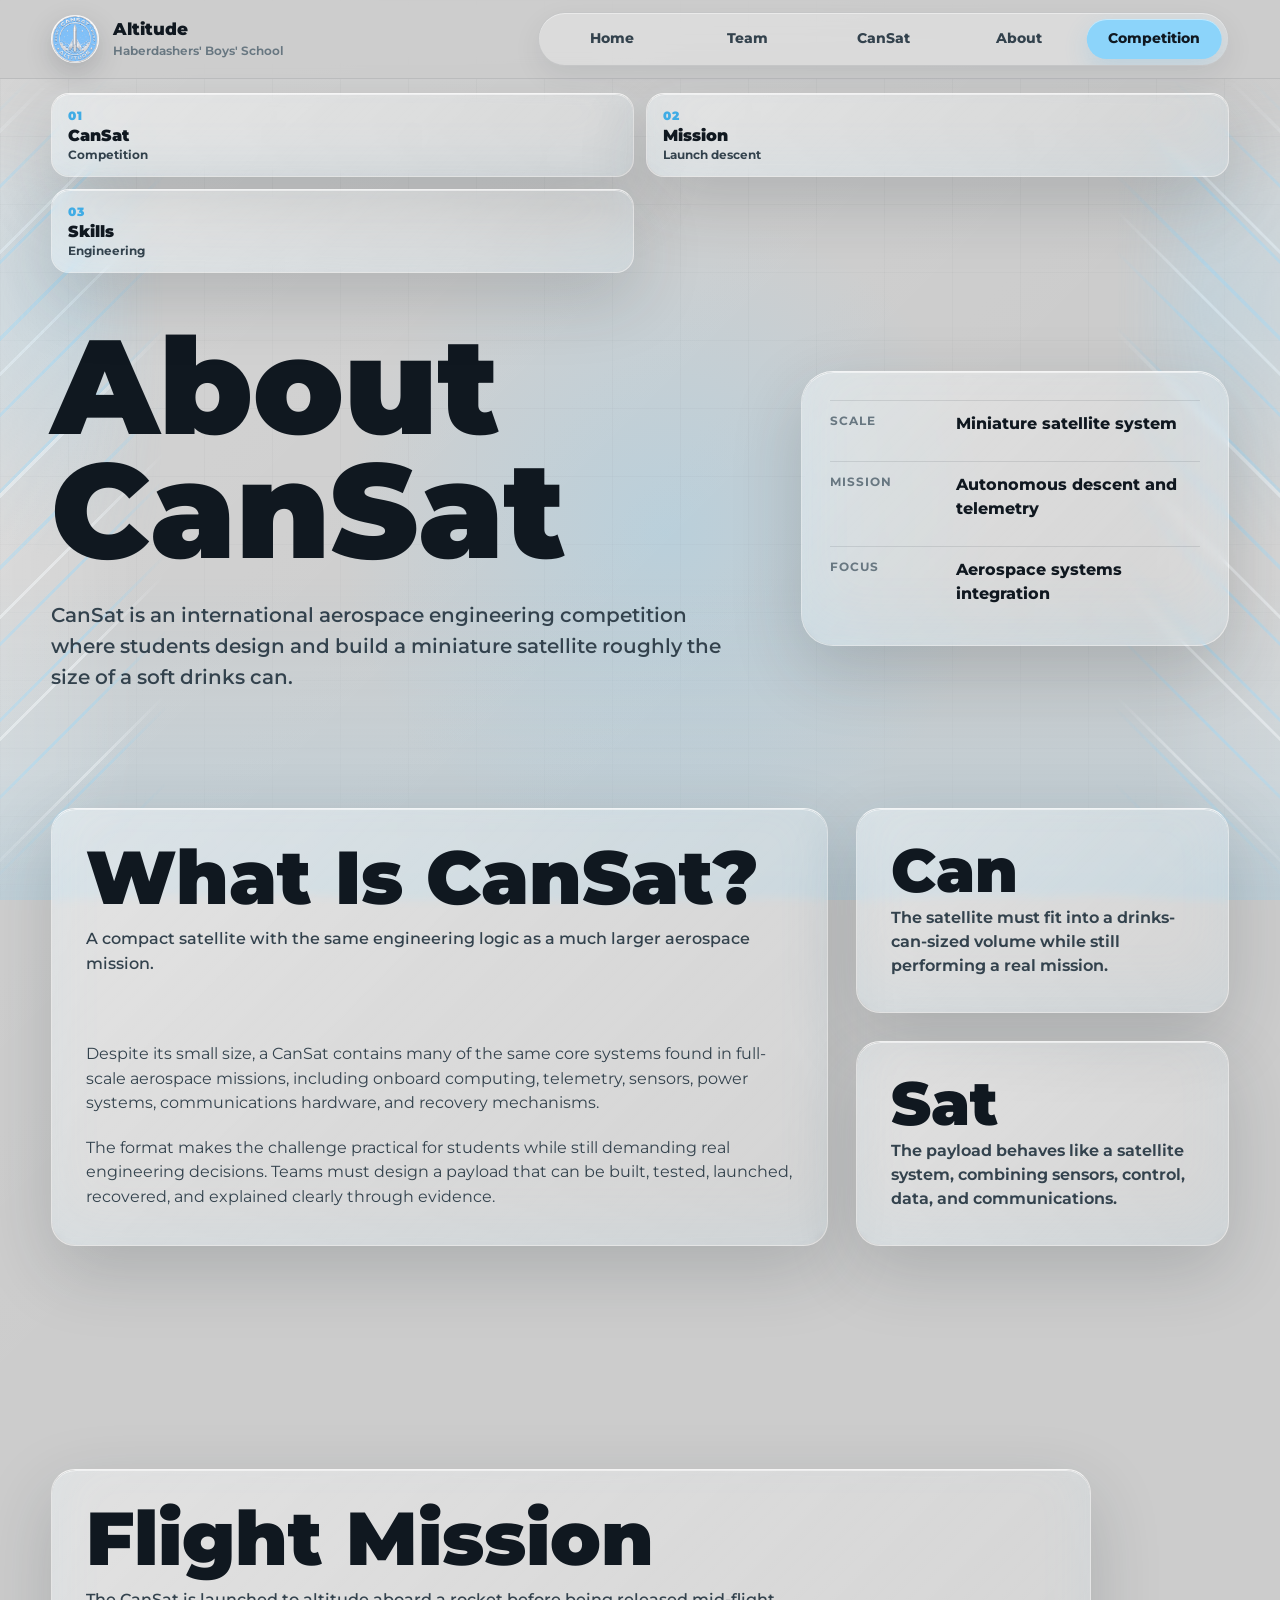
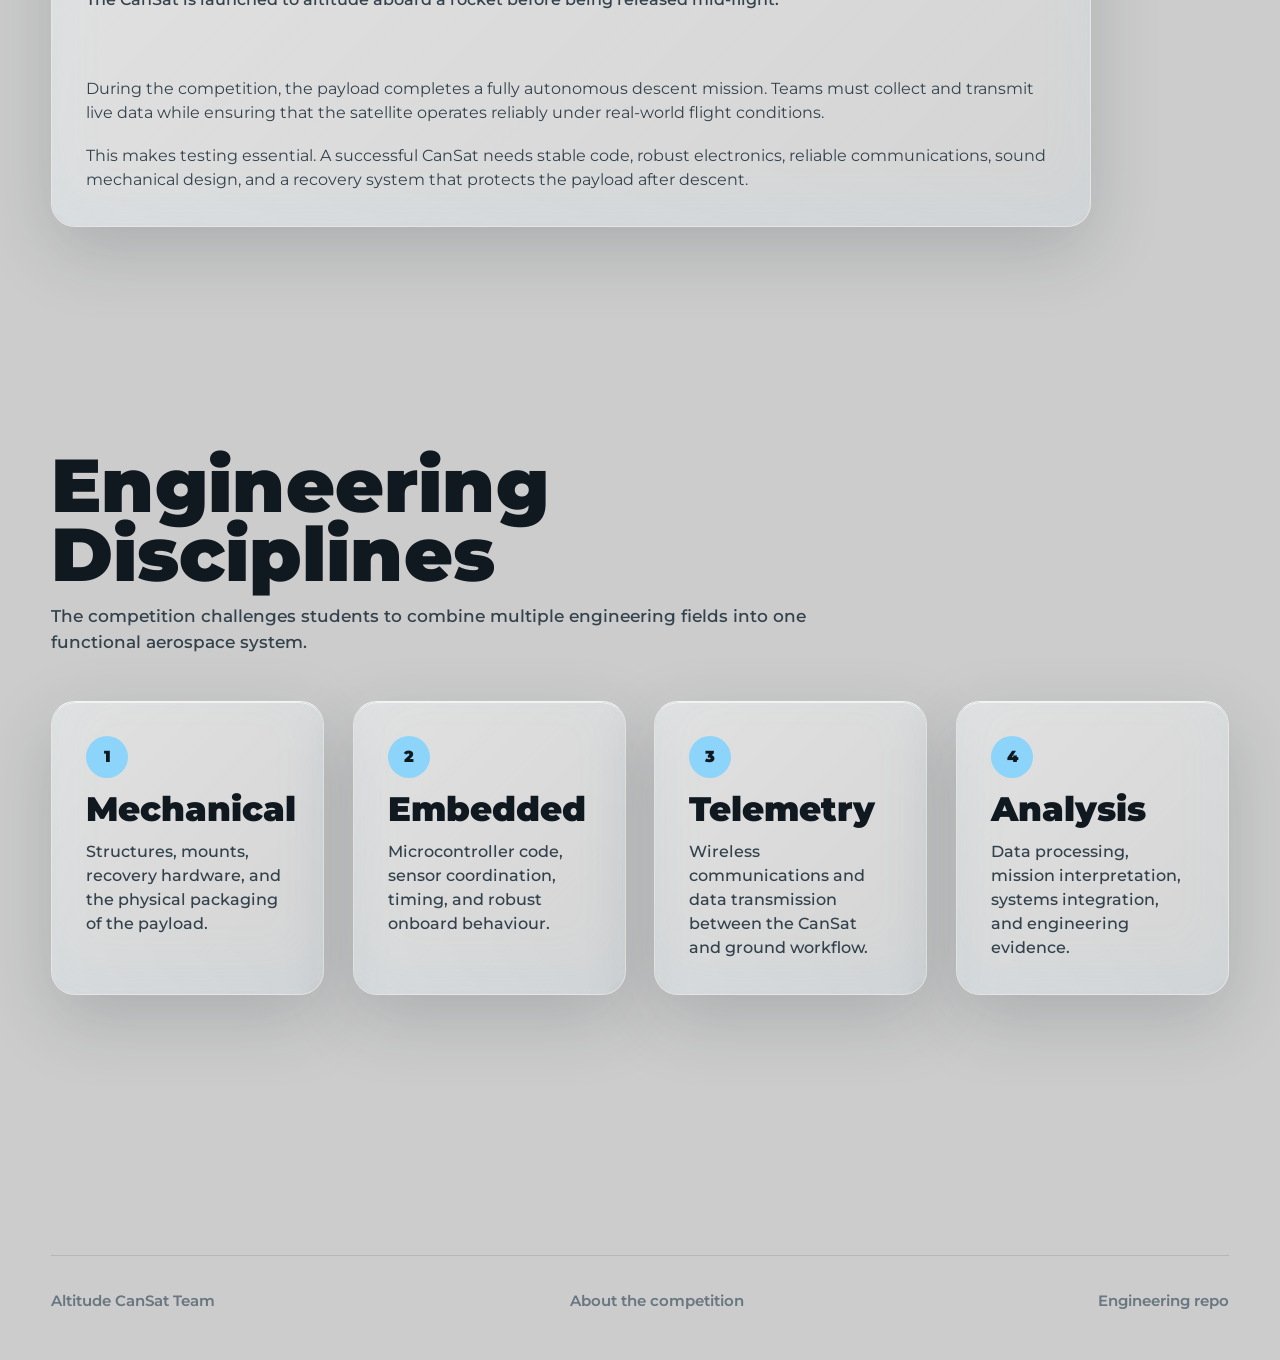
<file: website/about-cansat.html>
<!doctype html>
<html lang="en">
  <head>
    <meta charset="utf-8">
    <meta name="viewport" content="width=device-width, initial-scale=1">
    <title>Altitude | Competition</title>
    <meta name="description" content="Learn what CanSat is and why the competition combines aerospace systems, embedded software, telemetry, and recovery engineering.">
    <meta http-equiv="Content-Security-Policy" content="upgrade-insecure-requests">
    <link rel="canonical" href="https://altitude.linkpc.net/website/about-cansat.html">
    <link rel="preconnect" href="https://fonts.googleapis.com">
    <link rel="preconnect" href="https://fonts.gstatic.com" crossorigin>
    <link href="https://fonts.googleapis.com/css2?family=Montserrat:wght@400;500;600;700;800;900&display=swap" rel="stylesheet">
    <link rel="stylesheet" href="styles.css?v=responsive-panels-20260517">
  </head>
  <body>
    <div class="scroll-progress" aria-hidden="true"></div>

    <header class="site-header">
      <div class="site-header__inner">
        <a class="brand" href="index.html" aria-label="Altitude home">
          <img src="../assets/images/Team Altitude Logo.png" alt="Team Altitude logo">
          <span>Altitude<small>Haberdashers' Boys' School</small></span>
        </a>
        <div class="header-actions">
          <nav class="nav" aria-label="Primary navigation">
            <span class="nav-indicator" aria-hidden="true"></span>
            <a href="index.html">Home</a>
            <a href="team.html">Team</a>
            <a href="cansat.html">CanSat</a>
            <a href="about-altitude.html" aria-label="About Altitude">About</a>
            <a href="about-cansat.html" aria-label="About CanSat">Competition</a>
          </nav>
        </div>
      </div>
    </header>

    <div class="edge-accent edge-accent--left" aria-hidden="true"></div>
    <div class="edge-accent edge-accent--right" aria-hidden="true"></div>

    <nav class="section-jump section-jump--left" aria-label="About CanSat sections">
      <a class="section-jump__card glass-panel" href="#what-is-cansat">
        <span>01</span>
        <strong>CanSat</strong>
        <small>Competition</small>
      </a>
      <a class="section-jump__card glass-panel" href="#flight-mission">
        <span>02</span>
        <strong>Mission</strong>
        <small>Launch descent</small>
      </a>
      <a class="section-jump__card glass-panel" href="#disciplines">
        <span>03</span>
        <strong>Skills</strong>
        <small>Engineering</small>
      </a>
    </nav>

    <main class="site-main">
      <section class="hero hero--compact" id="what-is-cansat">
        <div class="hero__copy" data-reveal>
          <h1 class="page-title">About CanSat</h1>
          <p class="hero__lead">CanSat is an international aerospace engineering competition where students design and build a miniature satellite roughly the size of a soft drinks can.</p>
        </div>
        <aside class="hero-card glass-panel" data-reveal>
          <div class="hero-card__meta">
            <div class="meta-row">
              <strong>Scale</strong>
              <span>Miniature satellite system</span>
            </div>
            <div class="meta-row">
              <strong>Mission</strong>
              <span>Autonomous descent and telemetry</span>
            </div>
            <div class="meta-row">
              <strong>Focus</strong>
              <span>Aerospace systems integration</span>
            </div>
          </div>
        </aside>
      </section>

      <section class="section section--tight">
        <div class="content-grid">
          <article class="copy-panel copy-panel--wide glass-panel" data-reveal>
            <div class="section__head">
              <h2>What Is CanSat?</h2>
              <p>A compact satellite with the same engineering logic as a much larger aerospace mission.</p>
            </div>
            <p>Despite its small size, a CanSat contains many of the same core systems found in full-scale aerospace missions, including onboard computing, telemetry, sensors, power systems, communications hardware, and recovery mechanisms.</p>
            <p>The format makes the challenge practical for students while still demanding real engineering decisions. Teams must design a payload that can be built, tested, launched, recovered, and explained clearly through evidence.</p>
          </article>
          <div class="content-stack">
            <article class="stat-panel glass-panel" data-reveal>
              <strong>Can</strong>
              <span>The satellite must fit into a drinks-can-sized volume while still performing a real mission.</span>
            </article>
            <article class="stat-panel glass-panel" data-reveal>
              <strong>Sat</strong>
              <span>The payload behaves like a satellite system, combining sensors, control, data, and communications.</span>
            </article>
          </div>
        </div>
      </section>

      <section class="section" id="flight-mission">
        <article class="copy-panel copy-panel--wide glass-panel" data-reveal>
          <div class="section__head">
            <h2>Flight Mission</h2>
            <p>The CanSat is launched to altitude aboard a rocket before being released mid-flight.</p>
          </div>
          <p>During the competition, the payload completes a fully autonomous descent mission. Teams must collect and transmit live data while ensuring that the satellite operates reliably under real-world flight conditions.</p>
          <p>This makes testing essential. A successful CanSat needs stable code, robust electronics, reliable communications, sound mechanical design, and a recovery system that protects the payload after descent.</p>
        </article>
      </section>

      <section class="section" id="disciplines">
        <div class="section__head" data-reveal>
          <h2>Engineering Disciplines</h2>
          <p>The competition challenges students to combine multiple engineering fields into one functional aerospace system.</p>
        </div>
        <div class="process-grid">
          <article class="process-card glass-panel" data-reveal>
            <span>1</span>
            <h3>Mechanical</h3>
            <p>Structures, mounts, recovery hardware, and the physical packaging of the payload.</p>
          </article>
          <article class="process-card glass-panel" data-reveal>
            <span>2</span>
            <h3>Embedded</h3>
            <p>Microcontroller code, sensor coordination, timing, and robust onboard behaviour.</p>
          </article>
          <article class="process-card glass-panel" data-reveal>
            <span>3</span>
            <h3>Telemetry</h3>
            <p>Wireless communications and data transmission between the CanSat and ground workflow.</p>
          </article>
          <article class="process-card glass-panel" data-reveal>
            <span>4</span>
            <h3>Analysis</h3>
            <p>Data processing, mission interpretation, systems integration, and engineering evidence.</p>
          </article>
        </div>
        <article class="copy-panel copy-panel--wide glass-panel" data-reveal>
          <p>CanSat provides an opportunity to apply theoretical knowledge to practical engineering challenges, encouraging innovation, teamwork, and problem-solving within a real aerospace environment.</p>
        </article>
      </section>
    </main>

    <footer class="footer">
      <span>Altitude CanSat Team</span>
      <span>About the competition</span>
      <span><a href="https://github.com/ericxyn/Altitude-HABS-CanSat-2026-2027" target="_blank" rel="noopener noreferrer">Engineering repo</a></span>
    </footer>

    <svg class="sr-only" xmlns="http://www.w3.org/2000/svg" aria-hidden="true">
      <defs>
        <filter id="glass-distortion" x="0%" y="0%" width="100%" height="100%">
          <feTurbulence type="fractalNoise" baseFrequency="0.005 0.005" numOctaves="2" seed="92" result="noise"></feTurbulence>
          <feGaussianBlur in="noise" stdDeviation="2" result="blurred"></feGaussianBlur>
          <feDisplacementMap in="SourceGraphic" in2="blurred" scale="19" xChannelSelector="R" yChannelSelector="G"></feDisplacementMap>
        </filter>
      </defs>
    </svg>

    <script src="app.js?v=nav-label-fix-20260517"></script>
  </body>
</html>
</file>
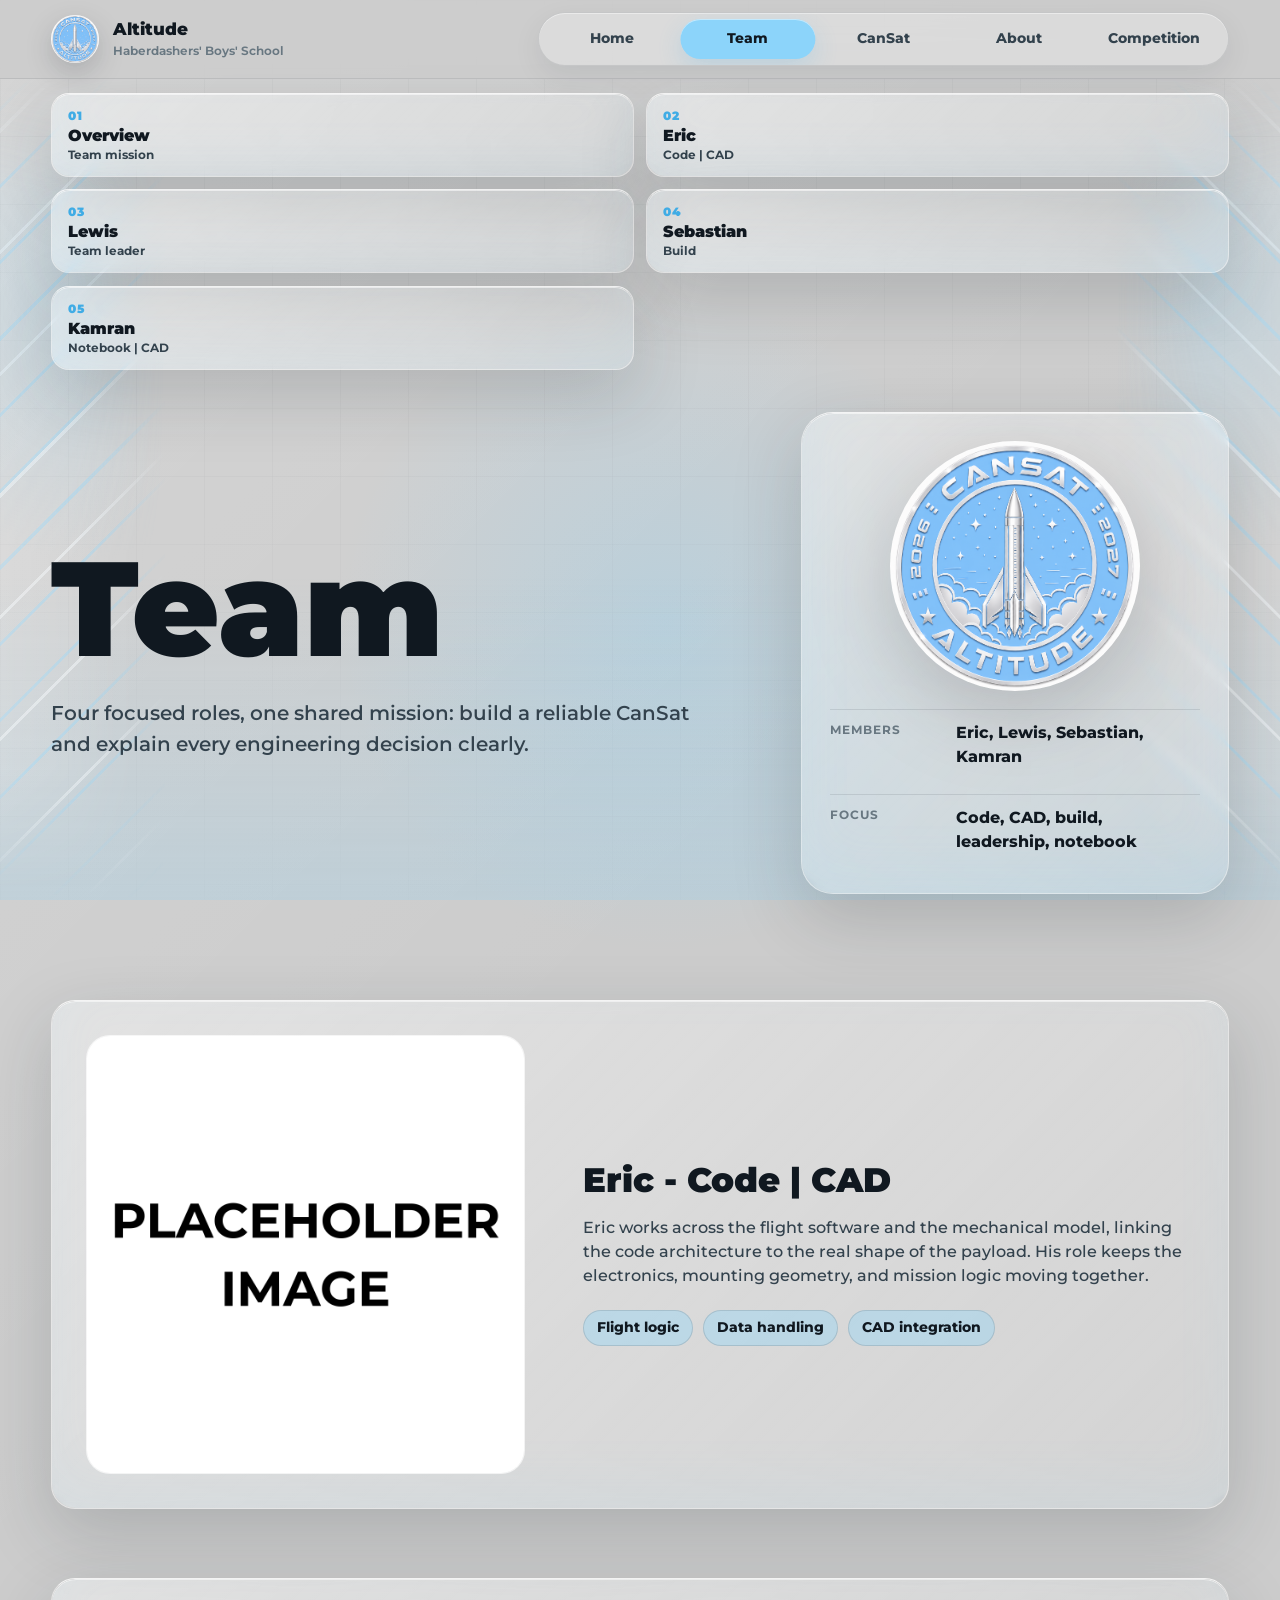
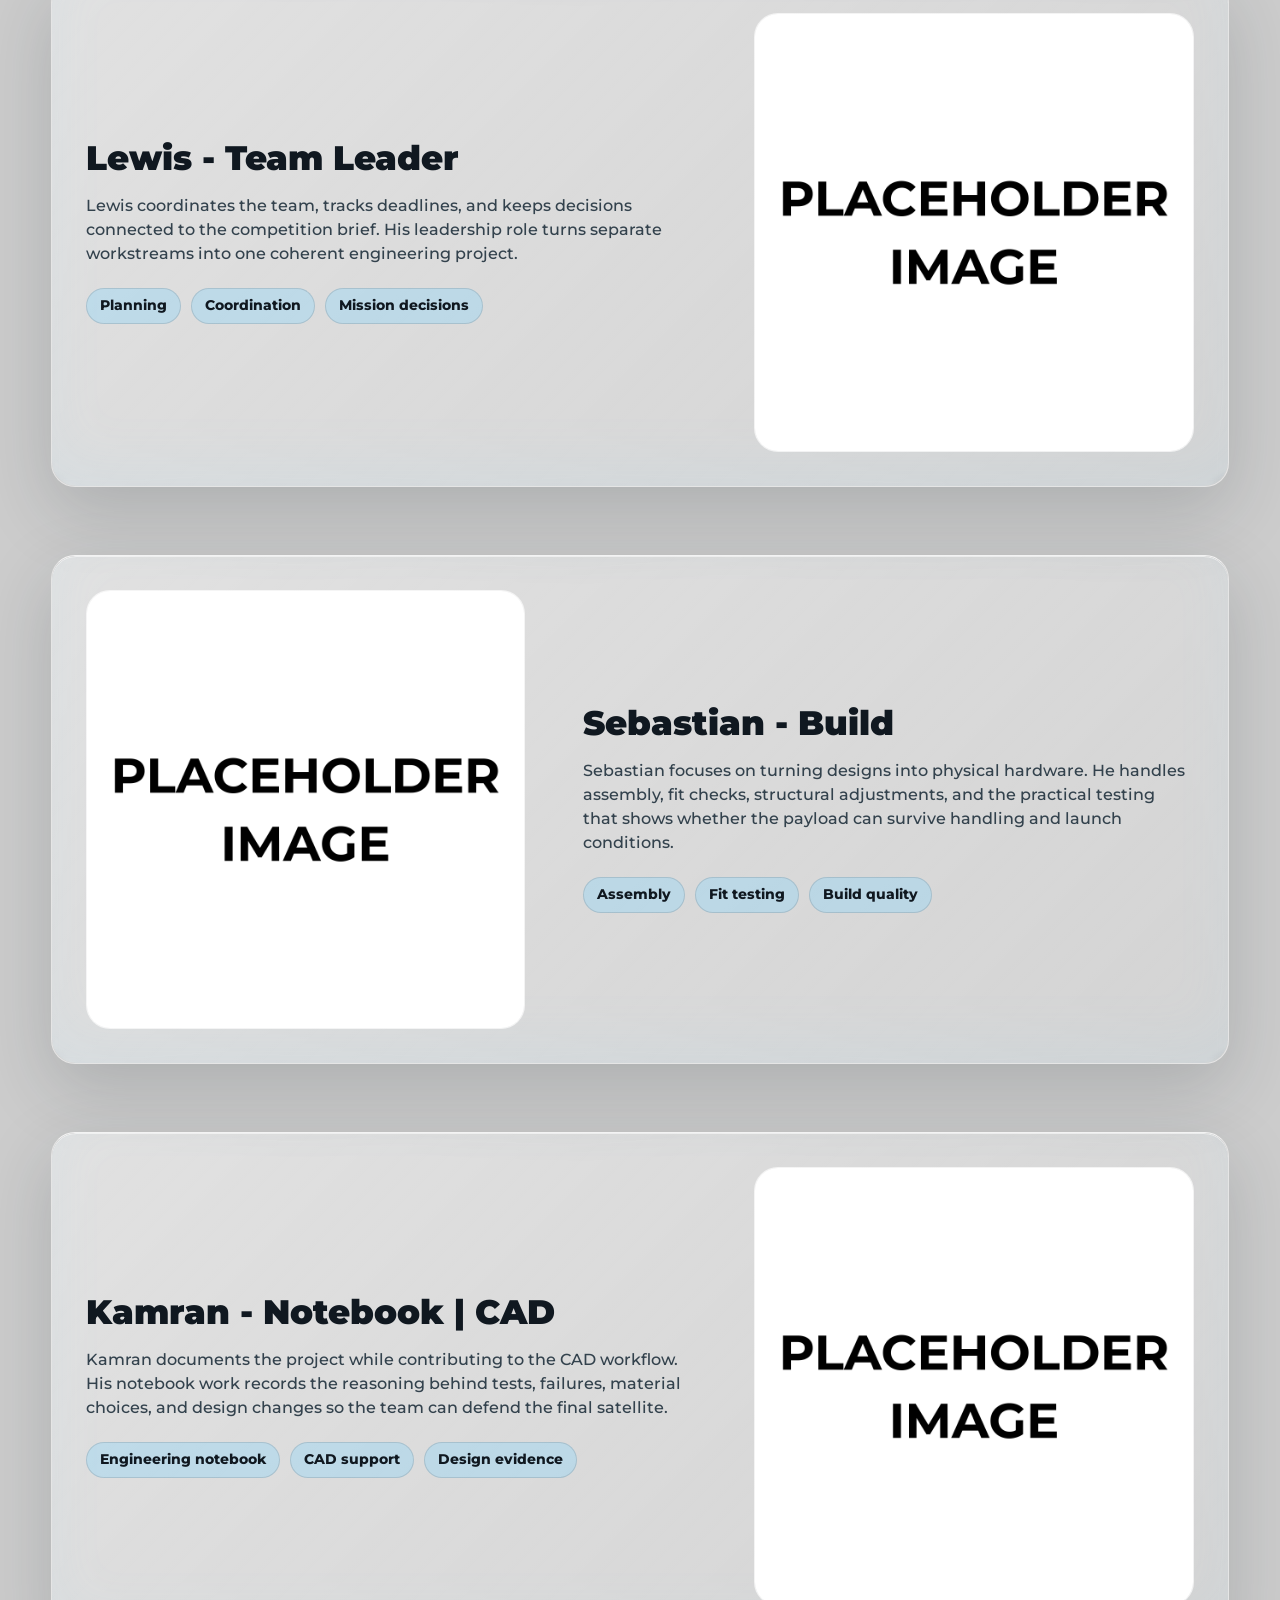
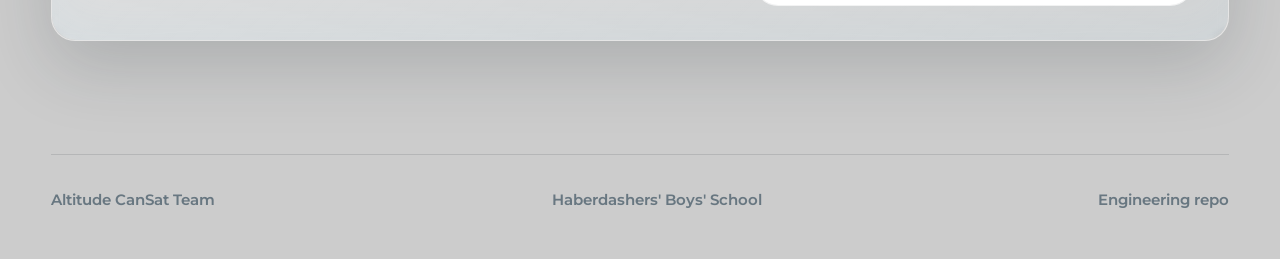
<file: website/team.html>
<!doctype html>
<html lang="en">
  <head>
    <meta charset="utf-8">
    <meta name="viewport" content="width=device-width, initial-scale=1">
    <title>Altitude | Team</title>
    <meta name="description" content="Meet the Altitude CanSat team from Haberdashers' Boys' School.">
    <meta http-equiv="Content-Security-Policy" content="upgrade-insecure-requests">
    <link rel="canonical" href="https://altitude.linkpc.net/website/team.html">
    <link rel="preconnect" href="https://fonts.googleapis.com">
    <link rel="preconnect" href="https://fonts.gstatic.com" crossorigin>
    <link href="https://fonts.googleapis.com/css2?family=Montserrat:wght@400;500;600;700;800;900&display=swap" rel="stylesheet">
    <link rel="stylesheet" href="styles.css?v=responsive-panels-20260517">
  </head>
  <body>
    <div class="scroll-progress" aria-hidden="true"></div>

    <header class="site-header">
      <div class="site-header__inner">
        <a class="brand" href="index.html" aria-label="Altitude home">
          <img src="../assets/images/Team Altitude Logo.png" alt="Team Altitude logo">
          <span>Altitude<small>Haberdashers' Boys' School</small></span>
        </a>
        <div class="header-actions">
          <nav class="nav" aria-label="Primary navigation">
            <span class="nav-indicator" aria-hidden="true"></span>
            <a href="index.html">Home</a>
            <a href="team.html">Team</a>
            <a href="cansat.html">CanSat</a>
            <a href="about-altitude.html" aria-label="About Altitude">About</a>
            <a href="about-cansat.html" aria-label="About CanSat">Competition</a>
          </nav>
        </div>
      </div>
    </header>

    <div class="edge-accent edge-accent--left" aria-hidden="true"></div>
    <div class="edge-accent edge-accent--right" aria-hidden="true"></div>

    <nav class="section-jump section-jump--left" aria-label="Team page sections">
      <a class="section-jump__card glass-panel" href="#team-overview">
        <span>01</span>
        <strong>Overview</strong>
        <small>Team mission</small>
      </a>
      <a class="section-jump__card glass-panel" href="#eric">
        <span>02</span>
        <strong>Eric</strong>
        <small>Code | CAD</small>
      </a>
      <a class="section-jump__card glass-panel" href="#lewis">
        <span>03</span>
        <strong>Lewis</strong>
        <small>Team leader</small>
      </a>
      <a class="section-jump__card glass-panel" href="#sebastian">
        <span>04</span>
        <strong>Sebastian</strong>
        <small>Build</small>
      </a>
      <a class="section-jump__card glass-panel" href="#kamran">
        <span>05</span>
        <strong>Kamran</strong>
        <small>Notebook | CAD</small>
      </a>
    </nav>

    <main class="site-main">
      <section class="hero hero--compact" id="team-overview">
        <div class="hero__copy" data-reveal>
          <h1 class="page-title">Team</h1>
          <p class="hero__lead">Four focused roles, one shared mission: build a reliable CanSat and explain every engineering decision clearly.</p>
        </div>
        <aside class="hero-card glass-panel" data-reveal>
          <img class="hero-card__logo" src="../assets/images/Team Altitude Logo.png" alt="Team Altitude logo">
          <div class="hero-card__meta">
            <div class="meta-row">
              <strong>Members</strong>
              <span>Eric, Lewis, Sebastian, Kamran</span>
            </div>
            <div class="meta-row">
              <strong>Focus</strong>
              <span>Code, CAD, build, leadership, notebook</span>
            </div>
          </div>
        </aside>
      </section>

      <section class="section section--tight">
        <div class="team-list">
          <article class="person-card glass-panel" id="eric" data-reveal>
            <div class="person-photo">
              <img src="../assets/images/Eric.png" alt="Eric">
            </div>
            <div class="person-copy">
              <h2>Eric - Code | CAD</h2>
              <p>Eric works across the flight software and the mechanical model, linking the code architecture to the real shape of the payload. His role keeps the electronics, mounting geometry, and mission logic moving together.</p>
              <ul class="role-lines">
                <li>Flight logic</li>
                <li>Data handling</li>
                <li>CAD integration</li>
              </ul>
            </div>
          </article>

          <article class="person-card glass-panel" id="lewis" data-reveal>
            <div class="person-photo">
              <img src="../assets/images/Lewis.png" alt="Lewis">
            </div>
            <div class="person-copy">
              <h2>Lewis - Team Leader</h2>
              <p>Lewis coordinates the team, tracks deadlines, and keeps decisions connected to the competition brief. His leadership role turns separate workstreams into one coherent engineering project.</p>
              <ul class="role-lines">
                <li>Planning</li>
                <li>Coordination</li>
                <li>Mission decisions</li>
              </ul>
            </div>
          </article>

          <article class="person-card glass-panel" id="sebastian" data-reveal>
            <div class="person-photo">
              <img src="../assets/images/Sebastian.png" alt="Sebastian">
            </div>
            <div class="person-copy">
              <h2>Sebastian - Build</h2>
              <p>Sebastian focuses on turning designs into physical hardware. He handles assembly, fit checks, structural adjustments, and the practical testing that shows whether the payload can survive handling and launch conditions.</p>
              <ul class="role-lines">
                <li>Assembly</li>
                <li>Fit testing</li>
                <li>Build quality</li>
              </ul>
            </div>
          </article>

          <article class="person-card glass-panel" id="kamran" data-reveal>
            <div class="person-photo">
              <img src="../assets/images/Kamran.png" alt="Kamran">
            </div>
            <div class="person-copy">
              <h2>Kamran - Notebook | CAD</h2>
              <p>Kamran documents the project while contributing to the CAD workflow. His notebook work records the reasoning behind tests, failures, material choices, and design changes so the team can defend the final satellite.</p>
              <ul class="role-lines">
                <li>Engineering notebook</li>
                <li>CAD support</li>
                <li>Design evidence</li>
              </ul>
            </div>
          </article>
        </div>
      </section>
    </main>

    <footer class="footer">
      <span>Altitude CanSat Team</span>
      <span>Haberdashers' Boys' School</span>
      <span><a href="https://github.com/ericxyn/Altitude-HABS-CanSat-2026-2027" target="_blank" rel="noopener noreferrer">Engineering repo</a></span>
    </footer>

    <svg class="sr-only" xmlns="http://www.w3.org/2000/svg" aria-hidden="true">
      <defs>
        <filter id="glass-distortion" x="0%" y="0%" width="100%" height="100%">
          <feTurbulence type="fractalNoise" baseFrequency="0.005 0.005" numOctaves="2" seed="92" result="noise"></feTurbulence>
          <feGaussianBlur in="noise" stdDeviation="2" result="blurred"></feGaussianBlur>
          <feDisplacementMap in="SourceGraphic" in2="blurred" scale="19" xChannelSelector="R" yChannelSelector="G"></feDisplacementMap>
        </filter>
      </defs>
    </svg>

    <script src="app.js?v=nav-label-fix-20260517"></script>
  </body>
</html>
</file>
<file: website/styles.css>
:root {
  --background: #cccccc;
  --accent: #8cd4fa;
  --accent-strong: #40ace5;
  --ink: #101820;
  --ink-soft: #33424d;
  --muted: #687781;
  --panel: rgba(255, 255, 255, 0.34);
  --panel-strong: rgba(255, 255, 255, 0.52);
  --line: rgba(16, 24, 32, 0.14);
  --shadow: 0 24px 70px rgba(28, 38, 45, 0.18);
  --radius: 24px;
  --panel-gap: clamp(20px, 2.2vw, 30px);
  --max: 1500px;
  --page-gutter: clamp(24px, 4vw, 82px);
  --content-reserve: clamp(430px, 25vw, 560px);
}

* {
  box-sizing: border-box;
}

html {
  scroll-behavior: smooth;
}

[id] {
  scroll-margin-top: 112px;
}

body {
  margin: 0;
  min-height: 100vh;
  color: var(--ink);
  background:
    radial-gradient(circle at 52% 18%, rgba(140, 212, 250, 0.3), transparent 330px),
    linear-gradient(135deg, rgba(255, 255, 255, 0.18), transparent 34%),
    var(--background);
  font-family: "Montserrat", ui-sans-serif, system-ui, -apple-system, BlinkMacSystemFont, "Segoe UI", Arial, sans-serif;
  line-height: 1.5;
  overflow-x: hidden;
}

body::before {
  content: "";
  position: fixed;
  inset: 0;
  z-index: -2;
  pointer-events: none;
  background-image:
    linear-gradient(rgba(16, 24, 32, 0.045) 1px, transparent 1px),
    linear-gradient(90deg, rgba(16, 24, 32, 0.045) 1px, transparent 1px);
  background-size: 68px 68px;
  mask-image: linear-gradient(to bottom, rgba(0, 0, 0, 0.72), rgba(0, 0, 0, 0.18));
}

body::after {
  content: "";
  position: fixed;
  inset: auto 0 0 0;
  z-index: -1;
  height: 36vh;
  pointer-events: none;
  background: linear-gradient(to top, rgba(140, 212, 250, 0.22), transparent);
}

img {
  display: block;
  max-width: 100%;
}

a {
  color: inherit;
  text-decoration: none;
}

p {
  margin: 0;
}

.sr-only {
  position: absolute;
  width: 1px;
  height: 1px;
  padding: 0;
  margin: -1px;
  overflow: hidden;
  clip: rect(0, 0, 0, 0);
  white-space: nowrap;
  border: 0;
}

.scroll-progress {
  position: fixed;
  inset: 0 auto auto 0;
  z-index: 90;
  width: 100%;
  height: clamp(8px, 0.75vw, 11px);
  background:
    linear-gradient(180deg, rgba(255, 255, 255, 0.72), transparent 44%),
    linear-gradient(90deg, var(--accent), #ffffff 52%, var(--accent));
  box-shadow:
    0 2px 0 rgba(255, 255, 255, 0.42) inset,
    0 8px 22px rgba(64, 172, 229, 0.32);
  transform: scaleX(0);
  transform-origin: left center;
}

.edge-accent {
  position: fixed;
  top: 78px;
  bottom: 0;
  z-index: 1;
  width: clamp(150px, 13vw, 270px);
  pointer-events: none;
  opacity: 0.78;
  background:
    repeating-linear-gradient(
      135deg,
      transparent 0 21px,
      rgba(140, 212, 250, 0.52) 21px 24px,
      transparent 24px 54px
    ),
    repeating-linear-gradient(
      135deg,
      transparent 0 36px,
      rgba(245, 249, 252, 0.62) 36px 39px,
      transparent 39px 86px
    );
  -webkit-mask-image:
    linear-gradient(to bottom, transparent, #000 14%, #000 84%, transparent),
    linear-gradient(to right, #000 0%, #000 46%, rgba(0, 0, 0, 0.58) 72%, transparent 100%);
  -webkit-mask-composite: source-in;
  mask-image:
    linear-gradient(to bottom, transparent, #000 14%, #000 84%, transparent),
    linear-gradient(to right, #000 0%, #000 46%, rgba(0, 0, 0, 0.58) 72%, transparent 100%);
  mask-composite: intersect;
}

.edge-accent::after {
  content: "";
  position: absolute;
  inset: 0;
  background:
    radial-gradient(circle at 50% 28%, rgba(140, 212, 250, 0.25), transparent 42%),
    linear-gradient(90deg, rgba(255, 255, 255, 0.24), transparent);
}

.edge-accent--left {
  left: 0;
}

.edge-accent--right {
  right: 0;
  transform: scaleX(-1);
}

.site-header {
  position: sticky;
  top: 0;
  z-index: 70;
  border-bottom: 1px solid rgba(16, 24, 32, 0.09);
  background: rgba(204, 204, 204, 0.92);
  backdrop-filter: blur(18px);
  transition: transform 240ms ease, box-shadow 240ms ease;
}

.scrolling-down .site-header {
  transform: translateY(-18%);
}

.site-header__inner {
  position: relative;
  width: min(var(--max), calc(100% - var(--content-reserve)));
  min-height: 78px;
  margin: 0 auto;
  display: flex;
  align-items: center;
  justify-content: space-between;
  gap: 28px;
}

.header-actions {
  display: flex;
  align-items: center;
  justify-content: flex-end;
  gap: 14px;
}

.brand {
  display: inline-flex;
  align-items: center;
  gap: 14px;
  min-width: 0;
}

.brand img {
  width: 48px;
  height: 48px;
  border-radius: 50%;
  object-fit: cover;
  box-shadow: 0 10px 28px rgba(16, 24, 32, 0.18);
}

.brand span {
  display: block;
  font-weight: 850;
  font-size: 1.05rem;
  letter-spacing: 0;
}

.brand small {
  display: block;
  color: var(--muted);
  font-size: 0.78rem;
  font-weight: 650;
}

.nav {
  --active-index: 0;
  --page-count: 5;
  position: relative;
  display: grid;
  grid-template-columns: repeat(var(--page-count), minmax(96px, 1fr));
  align-items: center;
  isolation: isolate;
  width: clamp(620px, 54vw, 780px);
  max-width: 100%;
  padding: 6px;
  border: 1px solid rgba(16, 24, 32, 0.1);
  border-radius: 999px;
  background: rgba(255, 255, 255, 0.28);
  box-shadow:
    inset 0 1px 0 rgba(255, 255, 255, 0.42),
    0 10px 28px rgba(16, 24, 32, 0.08);
  overflow: hidden;
}

.nav-indicator {
  position: absolute;
  top: 6px;
  bottom: 6px;
  left: 6px;
  z-index: 0;
  width: calc((100% - 12px) / var(--page-count));
  border-radius: 999px;
  transform: translateX(calc(var(--active-index) * 100%));
  transition:
    transform 310ms cubic-bezier(0.22, 1.18, 0.36, 1),
    background 180ms ease;
}

.nav-indicator::before {
  content: "";
  position: absolute;
  inset: 0;
  border-radius: inherit;
  background: var(--accent);
  box-shadow:
    inset 0 1px 0 rgba(255, 255, 255, 0.48),
    0 9px 24px rgba(64, 172, 229, 0.2);
  transform: scaleX(1);
  transition: transform 260ms cubic-bezier(0.22, 1, 0.36, 1);
}

.nav[data-switching="true"] .nav-indicator::before {
  transform: scaleX(1.08);
}

.nav a {
  position: relative;
  z-index: 1;
  min-height: 40px;
  display: inline-flex;
  align-items: center;
  justify-content: center;
  padding: 0 12px;
  border-radius: 999px;
  color: var(--ink-soft);
  font-size: 0.9rem;
  font-weight: 760;
  white-space: nowrap;
  transition: color 180ms ease, transform 180ms ease;
}

.nav a:hover,
.nav a.is-active {
  color: var(--ink);
}

.site-main {
  position: relative;
  z-index: 4;
  width: min(var(--max), calc(100% - var(--content-reserve)));
  margin: 0 auto;
}

.section-jump {
  position: fixed;
  top: clamp(126px, 17vh, 190px);
  z-index: 22;
  width: clamp(148px, 10vw, 205px);
  display: grid;
  gap: 12px;
  pointer-events: none;
}

.section-jump--left {
  left: clamp(18px, 2.6vw, 56px);
}

.section-jump__card {
  min-height: 92px;
  display: grid;
  align-content: center;
  gap: 3px;
  padding: 18px;
  border-radius: 18px;
  pointer-events: auto;
  color: var(--ink);
  transition:
    transform 220ms cubic-bezier(0.22, 1, 0.36, 1),
    border-color 180ms ease,
    box-shadow 180ms ease;
}

.section-jump__card:hover,
.section-jump__card:focus-visible {
  border-color: rgba(140, 212, 250, 0.8);
  box-shadow:
    0 26px 58px rgba(28, 38, 45, 0.2),
    0 0 0 1px rgba(140, 212, 250, 0.2);
}

.section-jump__card span {
  color: var(--accent-strong);
  font-size: 0.72rem;
  font-weight: 900;
  letter-spacing: 0.1em;
}

.section-jump__card strong {
  font-size: 1rem;
  line-height: 1.05;
  font-weight: 900;
}

.section-jump__card small {
  color: var(--ink-soft);
  font-size: 0.72rem;
  line-height: 1.25;
  font-weight: 690;
}

.hero {
  min-height: calc(100vh - 110px);
  display: grid;
  grid-template-columns: minmax(0, 1.02fr) minmax(320px, 0.78fr);
  align-items: center;
  gap: clamp(32px, 6vw, 72px);
  padding: 42px 0;
}

.hero--compact {
  min-height: 470px;
  grid-template-columns: minmax(0, 0.92fr) minmax(280px, 0.58fr);
}

.hero__copy {
  display: grid;
  gap: 28px;
}

.hero h1,
.page-title {
  margin: 0;
  max-width: 820px;
  font-size: 8.4rem;
  line-height: 0.92;
  font-weight: 920;
  letter-spacing: 0;
}

.page-title {
  font-size: 7rem;
}

.hero__lead {
  max-width: 690px;
  color: var(--ink-soft);
  font-size: 1.28rem;
  font-weight: 560;
}

.hero__actions {
  display: flex;
  align-items: center;
  flex-wrap: wrap;
  gap: 14px;
}

.button {
  min-height: 48px;
  display: inline-flex;
  align-items: center;
  justify-content: center;
  gap: 10px;
  padding: 0 20px;
  border: 1px solid rgba(16, 24, 32, 0.15);
  border-radius: 999px;
  background: rgba(255, 255, 255, 0.38);
  color: var(--ink);
  font-size: 0.95rem;
  font-weight: 820;
  box-shadow: 0 10px 28px rgba(16, 24, 32, 0.08);
  transition: transform 180ms ease, background 180ms ease, box-shadow 180ms ease;
}

.button:hover {
  transform: translateY(-2px);
  background: rgba(255, 255, 255, 0.62);
  box-shadow: 0 16px 34px rgba(16, 24, 32, 0.13);
}

.button--accent {
  background: var(--accent);
}

.button--icon::after {
  content: "";
  width: 16px;
  height: 16px;
  background: currentColor;
  clip-path: polygon(25% 13%, 100% 50%, 25% 87%, 37% 50%);
}

.hero-card {
  position: relative;
  isolation: isolate;
  padding: 28px;
  border-radius: 32px;
}

.glass-panel {
  --tilt-x: 0deg;
  --tilt-y: 0deg;
  --panel-lift: 0px;
  position: relative;
  z-index: 3;
  border: 1px solid rgba(255, 255, 255, 0.42);
  border-top-color: rgba(255, 255, 255, 0.74);
  background: rgba(255, 255, 255, 0.12);
  box-shadow:
    var(--shadow),
    0 0 21px -50px rgba(255, 255, 255, 0.3);
  overflow: hidden;
  isolation: isolate;
  transform-style: preserve-3d;
  transform: perspective(900px) translateY(var(--panel-lift)) rotateX(var(--tilt-x)) rotateY(var(--tilt-y));
  will-change: transform;
  transition:
    transform 260ms cubic-bezier(0.22, 1, 0.36, 1),
    box-shadow 220ms ease,
    border-color 220ms ease;
}

.glass-panel::before {
  content: "";
  position: absolute;
  inset: 0;
  z-index: 1;
  border-radius: inherit;
  box-shadow:
    inset 0 0 0 -50px rgba(255, 255, 255, 0.7),
    inset 0 1px 0 rgba(255, 255, 255, 0.54),
    inset 0 -22px 55px rgba(140, 212, 250, 0.08);
  background:
    linear-gradient(135deg, rgba(255, 255, 255, 0.34), rgba(255, 255, 255, 0.05)),
    rgba(255, 255, 255, 0);
  pointer-events: none;
}

.glass-panel::after {
  content: "";
  position: absolute;
  inset: 0;
  z-index: 0;
  border-radius: inherit;
  backdrop-filter: blur(5px);
  -webkit-backdrop-filter: blur(5px);
  filter: url("#glass-distortion");
  -webkit-filter: url("#glass-distortion");
  isolation: isolate;
  pointer-events: none;
}

.glass-panel > * {
  position: relative;
  z-index: 2;
}

.glass-panel:hover {
  border-color: rgba(255, 255, 255, 0.72);
  box-shadow:
    0 32px 80px rgba(28, 38, 45, 0.2),
    0 0 21px -50px rgba(255, 255, 255, 0.3);
}

.hero-card__logo {
  width: min(54vw, 250px);
  margin: 0 auto 18px;
  border-radius: 50%;
  filter: drop-shadow(0 22px 40px rgba(16, 24, 32, 0.18));
}

.hero-card__meta {
  display: grid;
  gap: 14px;
}

.meta-row {
  display: grid;
  grid-template-columns: 108px minmax(0, 1fr);
  gap: 18px;
  padding: 11px 0;
  border-top: 1px solid rgba(16, 24, 32, 0.1);
}

.meta-row strong {
  font-size: 0.78rem;
  color: var(--muted);
  text-transform: uppercase;
  letter-spacing: 0.08em;
}

.meta-row span {
  color: var(--ink);
  font-weight: 760;
}

.section {
  padding: clamp(56px, 10vw, 112px) 0;
}

.section--tight {
  padding-top: clamp(28px, 6vw, 64px);
}

.section__head {
  max-width: 760px;
  margin-bottom: clamp(26px, 5vw, 46px);
}

.section__head h2 {
  margin: 0 0 14px;
  font-size: 4.7rem;
  line-height: 0.92;
  font-weight: 910;
  letter-spacing: 0;
}

.section__head p {
  color: var(--ink-soft);
  font-size: 1.08rem;
  font-weight: 540;
}

.split {
  display: grid;
  grid-template-columns: minmax(0, 0.94fr) minmax(300px, 0.72fr);
  gap: clamp(24px, 5vw, 56px);
  align-items: stretch;
}

.copy-panel,
.link-panel,
.stat-panel,
.person-card,
.device-card,
.process-card,
.school-strip {
  min-width: 0;
  padding: clamp(22px, 3vw, 34px);
  border-radius: var(--radius);
}

.copy-panel {
  display: grid;
  gap: 18px;
}

.copy-panel--wide {
  max-width: 1040px;
}

.copy-panel p {
  color: var(--ink-soft);
  font-size: 1.02rem;
}

.content-grid {
  display: grid;
  grid-template-columns: minmax(0, 1fr) minmax(280px, 0.48fr);
  gap: var(--panel-gap);
  align-items: stretch;
}

.content-stack {
  display: grid;
  gap: var(--panel-gap);
}

.content-list {
  display: grid;
  gap: 9px;
  margin: 0;
  padding-left: 1.3rem;
  color: var(--ink-soft);
  font-weight: 620;
}

.content-list li::marker {
  color: var(--accent-strong);
}

.stat-grid {
  display: grid;
  gap: var(--panel-gap);
}

.stat-panel strong {
  display: block;
  margin-bottom: 8px;
  font-size: 3.8rem;
  line-height: 0.9;
  font-weight: 920;
}

.stat-panel span {
  color: var(--ink-soft);
  font-weight: 650;
}

.link-grid {
  display: grid;
  grid-template-columns: repeat(auto-fit, minmax(min(100%, 320px), 1fr));
  gap: var(--panel-gap);
}

.link-panel {
  min-height: 235px;
  display: flex;
  flex-direction: column;
  justify-content: space-between;
  transition: transform 200ms ease, box-shadow 200ms ease;
}

.link-panel:hover {
  transform: translateY(-4px);
}

.link-panel h3,
.device-card h3,
.process-card h3,
.person-copy h2 {
  margin: 0;
  font-size: 2.15rem;
  line-height: 1;
  font-weight: 900;
  letter-spacing: 0;
}

.link-panel p,
.device-card p,
.process-card p,
.person-copy p {
  color: var(--ink-soft);
  font-size: 1rem;
  font-weight: 520;
}

.link-panel__arrow {
  position: relative;
  z-index: 6;
  width: 44px;
  height: 44px;
  margin-top: 24px;
  align-self: flex-start;
  border-radius: 999px;
  background: var(--accent);
  display: grid;
  place-items: center;
  cursor: pointer;
  box-shadow: 0 10px 22px rgba(16, 24, 32, 0.12);
  transition: transform 180ms ease, background 180ms ease, box-shadow 180ms ease;
}

.link-panel__arrow:hover,
.link-panel__arrow:focus-visible {
  transform: translateX(3px);
  background: #a9e2ff;
  box-shadow: 0 14px 28px rgba(16, 24, 32, 0.16);
}

.link-panel__arrow::before {
  content: "";
  width: 16px;
  height: 16px;
  background: var(--ink);
  clip-path: polygon(15% 42%, 66% 42%, 46% 22%, 58% 10%, 100% 50%, 58% 90%, 46% 78%, 66% 58%, 15% 58%);
}

.school-strip {
  display: grid;
  grid-template-columns: 180px minmax(0, 1fr);
  align-items: center;
  gap: clamp(24px, 5vw, 48px);
}

.school-strip img {
  width: 180px;
  aspect-ratio: 16 / 9;
  object-fit: contain;
  border-radius: 18px;
  background: rgba(255, 255, 255, 0.52);
  padding: 18px;
}

.school-strip h2 {
  margin: 0 0 10px;
  font-size: 3.2rem;
  line-height: 1;
}

.school-strip p {
  color: var(--ink-soft);
  font-size: 1.05rem;
}

.team-list {
  display: grid;
  gap: clamp(28px, 6vw, 68px);
}

.person-card {
  display: grid;
  grid-template-columns: minmax(260px, 0.72fr) minmax(0, 1fr);
  gap: clamp(24px, 5vw, 58px);
  align-items: center;
}

.person-card:nth-child(even) {
  grid-template-columns: minmax(0, 1fr) minmax(260px, 0.72fr);
}

.person-card:nth-child(even) .person-photo {
  order: 2;
}

.person-photo {
  aspect-ratio: 1;
  overflow: hidden;
  border-radius: 24px;
  background: rgba(255, 255, 255, 0.38);
  border: 1px solid rgba(255, 255, 255, 0.48);
}

.person-photo img {
  width: 100%;
  height: 100%;
  object-fit: cover;
}

.person-copy {
  display: grid;
  gap: 18px;
}

.role-lines {
  display: flex;
  flex-wrap: wrap;
  gap: 10px;
  margin: 4px 0 0;
  padding: 0;
  list-style: none;
}

.role-lines li {
  min-height: 36px;
  display: inline-flex;
  align-items: center;
  border: 1px solid rgba(16, 24, 32, 0.13);
  border-radius: 999px;
  padding: 0 13px;
  background: rgba(140, 212, 250, 0.38);
  color: var(--ink);
  font-size: 0.88rem;
  font-weight: 760;
}

.device-grid {
  display: grid;
  grid-template-columns: repeat(auto-fit, minmax(min(100%, 315px), 1fr));
  gap: var(--panel-gap);
}

.device-card {
  display: grid;
  gap: 20px;
  align-content: start;
}

.device-card__image {
  aspect-ratio: 4 / 3;
  display: grid;
  place-items: center;
  border-radius: 20px;
  background: rgba(255, 255, 255, 0.4);
  border: 1px solid rgba(255, 255, 255, 0.48);
  overflow: hidden;
}

.device-card__image img {
  width: 100%;
  height: 100%;
  object-fit: contain;
  padding: 18px;
  transform: scale(0.78);
  transform-origin: center;
}

.device-card__image--cover img {
  object-fit: contain;
  padding: 18px;
}

.process-grid {
  display: grid;
  grid-template-columns: repeat(auto-fit, minmax(min(100%, 230px), 1fr));
  gap: var(--panel-gap);
}

.process-card {
  min-height: 205px;
  display: flex;
  flex-direction: column;
  gap: 14px;
}

.process-card span {
  width: 42px;
  height: 42px;
  border-radius: 999px;
  background: var(--accent);
  display: grid;
  place-items: center;
  font-weight: 920;
}

.feature-line {
  display: grid;
  grid-template-columns: repeat(auto-fit, minmax(min(100%, 280px), 1fr));
  gap: var(--panel-gap);
}

.section > :where(.content-grid, .link-grid, .device-grid, .process-grid, .feature-line, .copy-panel, .school-strip) + :where(.content-grid, .link-grid, .device-grid, .process-grid, .feature-line, .copy-panel, .school-strip) {
  margin-top: var(--panel-gap);
}

.feature-line .stat-panel {
  min-height: 180px;
}

.footer {
  position: relative;
  z-index: 4;
  width: min(var(--max), calc(100% - var(--content-reserve)));
  margin: 0 auto;
  padding: 34px 0 48px;
  border-top: 1px solid rgba(16, 24, 32, 0.12);
  color: var(--muted);
  display: flex;
  justify-content: space-between;
  gap: 18px;
  font-size: 0.92rem;
  font-weight: 620;
}

[data-reveal] {
  opacity: 0;
  transform: translateY(34px);
  transition: opacity 680ms ease, transform 680ms cubic-bezier(0.22, 1, 0.36, 1);
}

[data-reveal].is-visible {
  opacity: 1;
  transform: translateY(0);
}

[data-reveal].glass-panel {
  opacity: 0;
  transform: perspective(900px) translateY(34px) rotateX(var(--tilt-x)) rotateY(var(--tilt-y));
}

[data-reveal].glass-panel.is-visible {
  opacity: 1;
  transform: perspective(900px) translateY(var(--panel-lift)) rotateX(var(--tilt-x)) rotateY(var(--tilt-y));
}

@media (max-width: 1360px) {
  .site-main,
  .site-header__inner,
  .footer {
    width: min(var(--max), calc(100% - (2 * var(--page-gutter))));
  }

  .section-jump {
    position: relative;
    inset: auto;
    width: min(var(--max), calc(100% - (2 * var(--page-gutter))));
    margin: 14px auto 0;
    grid-template-columns: repeat(2, minmax(0, 1fr));
    pointer-events: auto;
  }

  .section-jump__card {
    min-height: 72px;
    padding: 14px 16px;
  }
}

@media (max-width: 1180px) {
  :root {
    --panel-gap: 22px;
  }

  .site-header__inner {
    gap: 18px;
  }

  .brand img {
    width: 44px;
    height: 44px;
  }

  .nav {
    grid-template-columns: repeat(var(--page-count), minmax(82px, 1fr));
    width: min(100%, 650px);
  }

  .hero {
    grid-template-columns: minmax(0, 0.95fr) minmax(290px, 0.62fr);
    gap: 34px;
  }

  .hero--compact,
  .split,
  .content-grid {
    grid-template-columns: 1fr;
  }

  .hero h1 {
    font-size: 7.3rem;
  }

  .page-title {
    font-size: 6rem;
  }

  .section__head h2 {
    font-size: 4rem;
  }

  .person-card,
  .person-card:nth-child(even) {
    grid-template-columns: minmax(220px, 0.62fr) minmax(0, 1fr);
    gap: 26px;
  }

  .person-card:nth-child(even) .person-photo {
    order: 2;
  }

  .school-strip {
    grid-template-columns: 150px minmax(0, 1fr);
  }

  .school-strip img {
    width: 150px;
  }
}

@media (max-width: 940px) {
  .site-header__inner {
    min-height: auto;
    padding: 14px 0;
    align-items: flex-start;
    flex-direction: column;
  }

  .edge-accent {
    width: 120px;
    opacity: 0.38;
  }

  .section-jump {
    display: none;
  }

  .header-actions {
    width: 100%;
  }

  .nav {
    width: 100%;
    grid-template-columns: repeat(var(--page-count), minmax(0, 1fr));
    border-radius: 18px;
  }

  .nav a {
    padding: 0 8px;
    font-size: 0.82rem;
  }

  .hero,
  .hero--compact,
  .split,
  .content-grid,
  .school-strip {
    grid-template-columns: 1fr;
  }

  .hero {
    min-height: auto;
    padding-top: 46px;
  }

  .hero h1 {
    font-size: 7.2rem;
  }

  .page-title {
    font-size: 5.8rem;
  }

  .section__head h2 {
    font-size: 3.5rem;
  }

  .stat-panel strong {
    font-size: 3rem;
  }

  .link-panel h3,
  .device-card h3,
  .process-card h3,
  .person-copy h2,
  .school-strip h2 {
    font-size: 2.2rem;
  }

  .hero-card__logo {
    width: min(64vw, 240px);
  }

  .person-card,
  .person-card:nth-child(even) {
    grid-template-columns: 1fr;
  }

  .person-card:nth-child(even) .person-photo {
    order: 0;
  }
}

@media (max-width: 560px) {
  .site-main,
  .site-header__inner,
  .footer {
    width: min(calc(100% - 22px), 368px);
    margin-left: auto;
    margin-right: auto;
  }

  .edge-accent {
    display: none;
  }

  .brand small {
    display: none;
  }

  .nav {
    max-width: 100%;
    width: 100%;
    min-width: 0;
  }

  .nav a {
    min-height: 36px;
    padding: 0 4px;
    font-size: 0.68rem;
  }

  .header-actions {
    align-items: center;
    justify-content: space-between;
    gap: 10px;
  }

  .hero__actions {
    align-items: flex-start;
    flex-direction: column;
    gap: 12px;
  }

  .button {
    width: min(100%, 230px);
  }

  .hero__lead,
  .section__head p,
  .link-panel p,
  .device-card p,
  .process-card p,
  .person-copy p {
    max-width: 100%;
    overflow-wrap: anywhere;
  }

  .hero h1,
  .page-title {
    font-size: 4.15rem;
    line-height: 0.96;
  }

  .hero__lead {
    font-size: 1.08rem;
  }

  .section__head h2 {
    font-size: 2.55rem;
  }

  .link-panel h3,
  .device-card h3,
  .process-card h3,
  .person-copy h2,
  .school-strip h2 {
    font-size: 1.8rem;
  }

  .stat-panel strong {
    font-size: 2.35rem;
  }

  .meta-row {
    grid-template-columns: 1fr;
    gap: 6px;
  }

  .copy-panel,
  .link-panel,
  .stat-panel,
  .person-card,
  .device-card,
  .process-card,
  .school-strip {
    padding: 20px;
    border-radius: 20px;
  }

  .device-card__image {
    min-height: 215px;
  }

  .link-grid,
  .device-grid,
  .process-grid,
  .feature-line {
    grid-template-columns: 1fr;
  }

  .footer {
    flex-direction: column;
  }
}

@media (prefers-reduced-motion: reduce) {
  *,
  *::before,
  *::after {
    scroll-behavior: auto !important;
    transition-duration: 0.01ms !important;
    animation-duration: 0.01ms !important;
    animation-iteration-count: 1 !important;
  }
}
</file>
